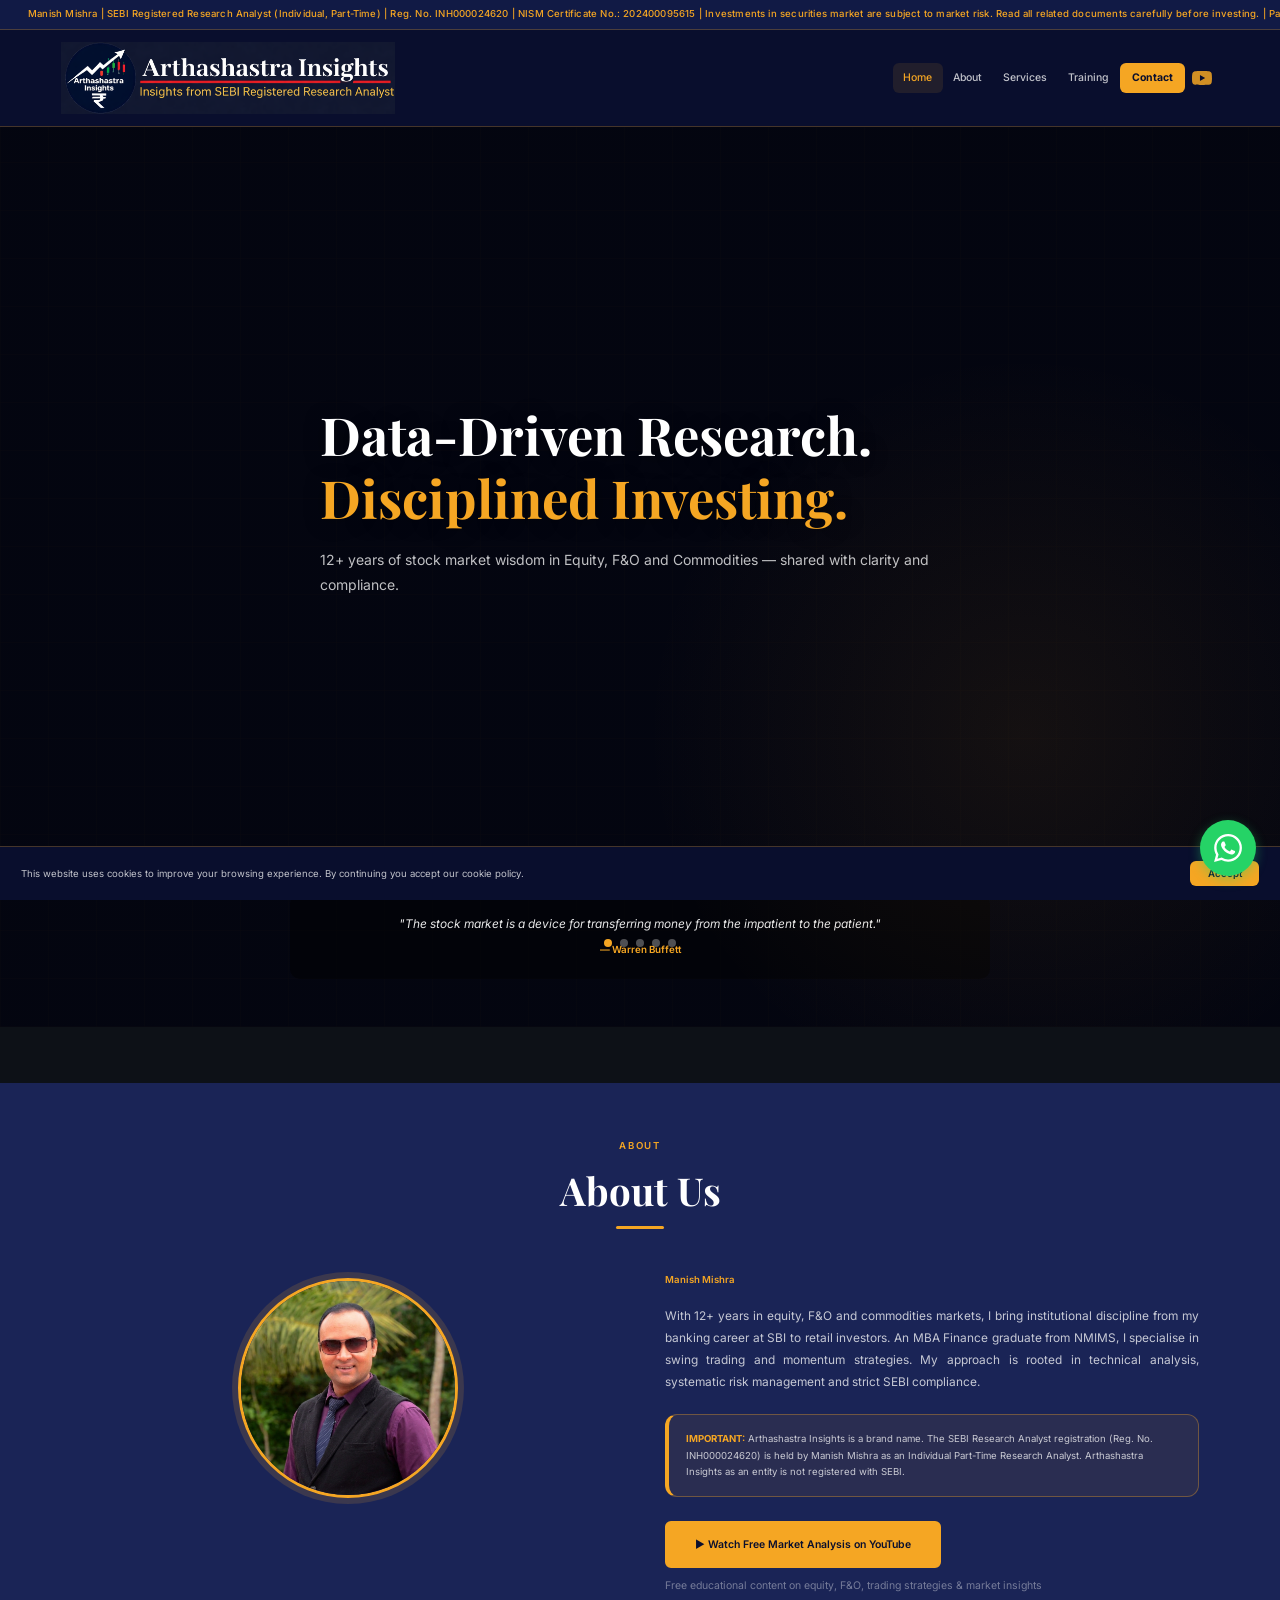
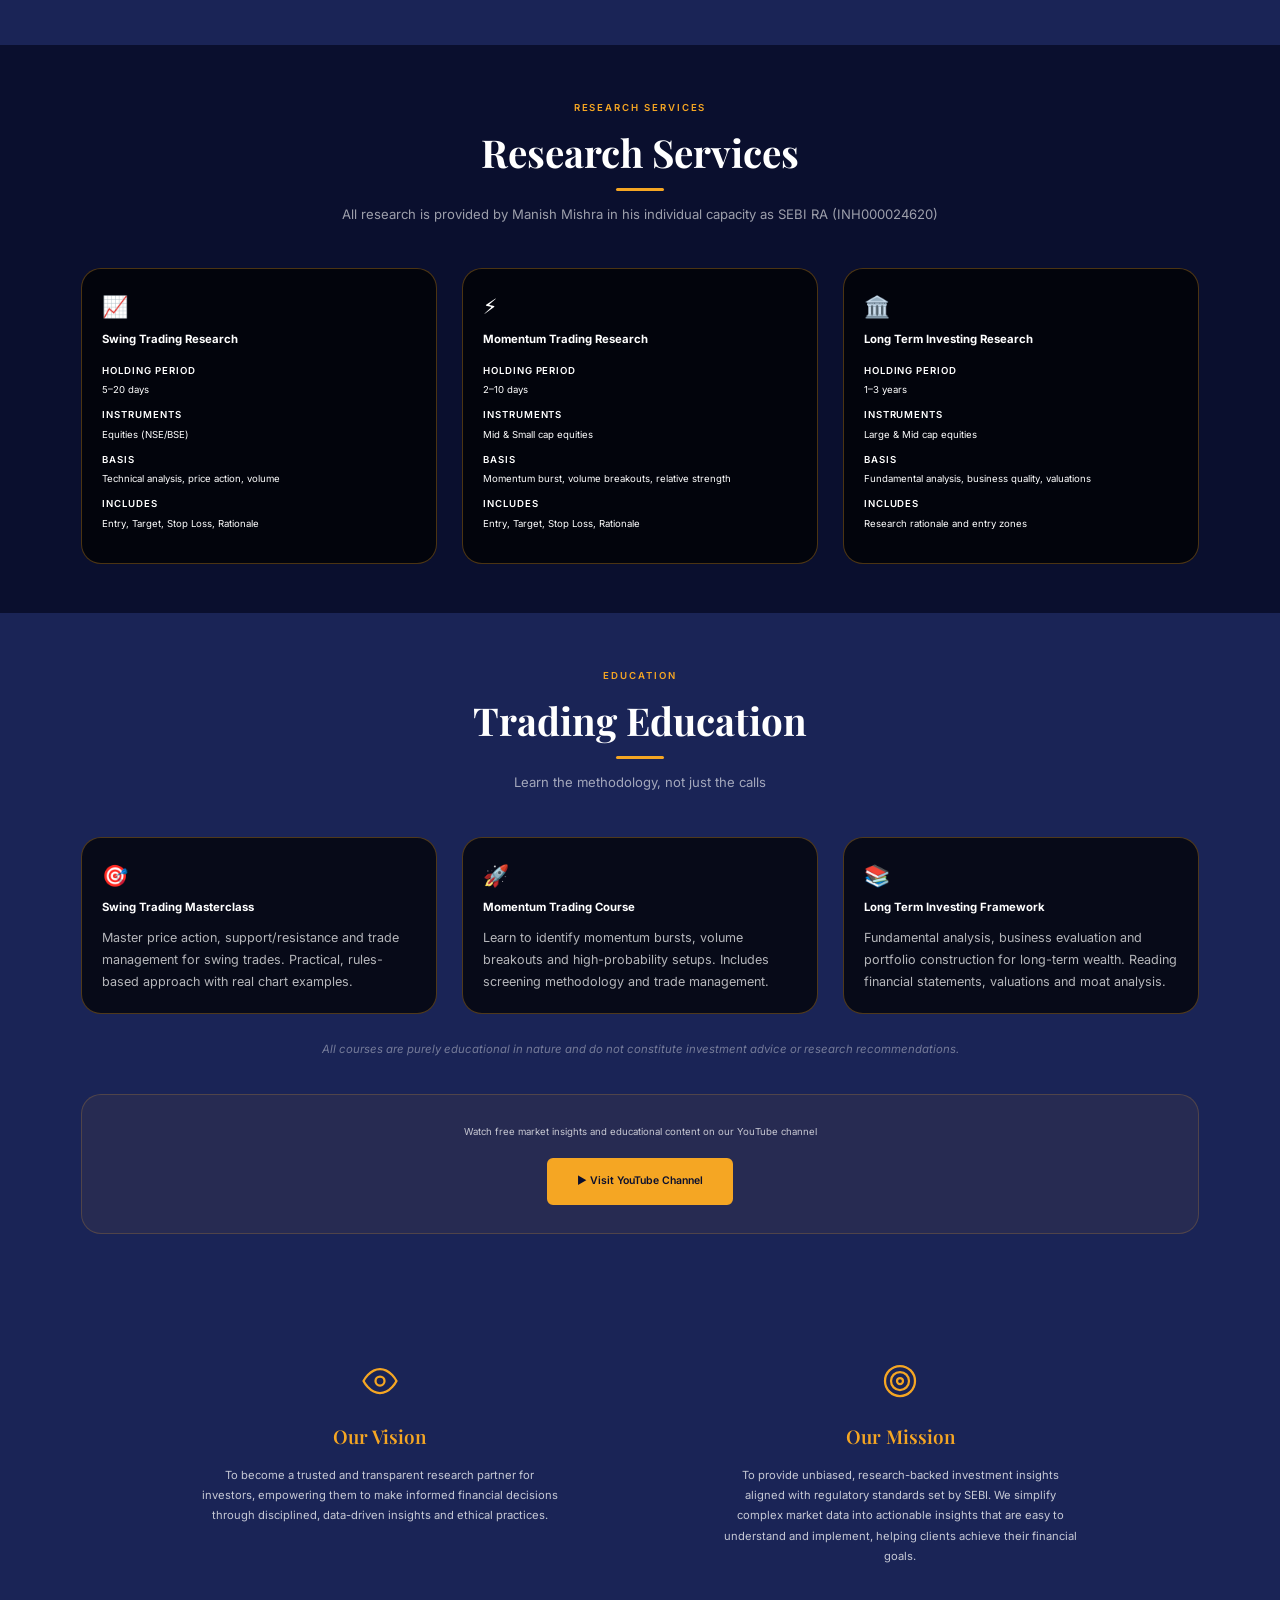
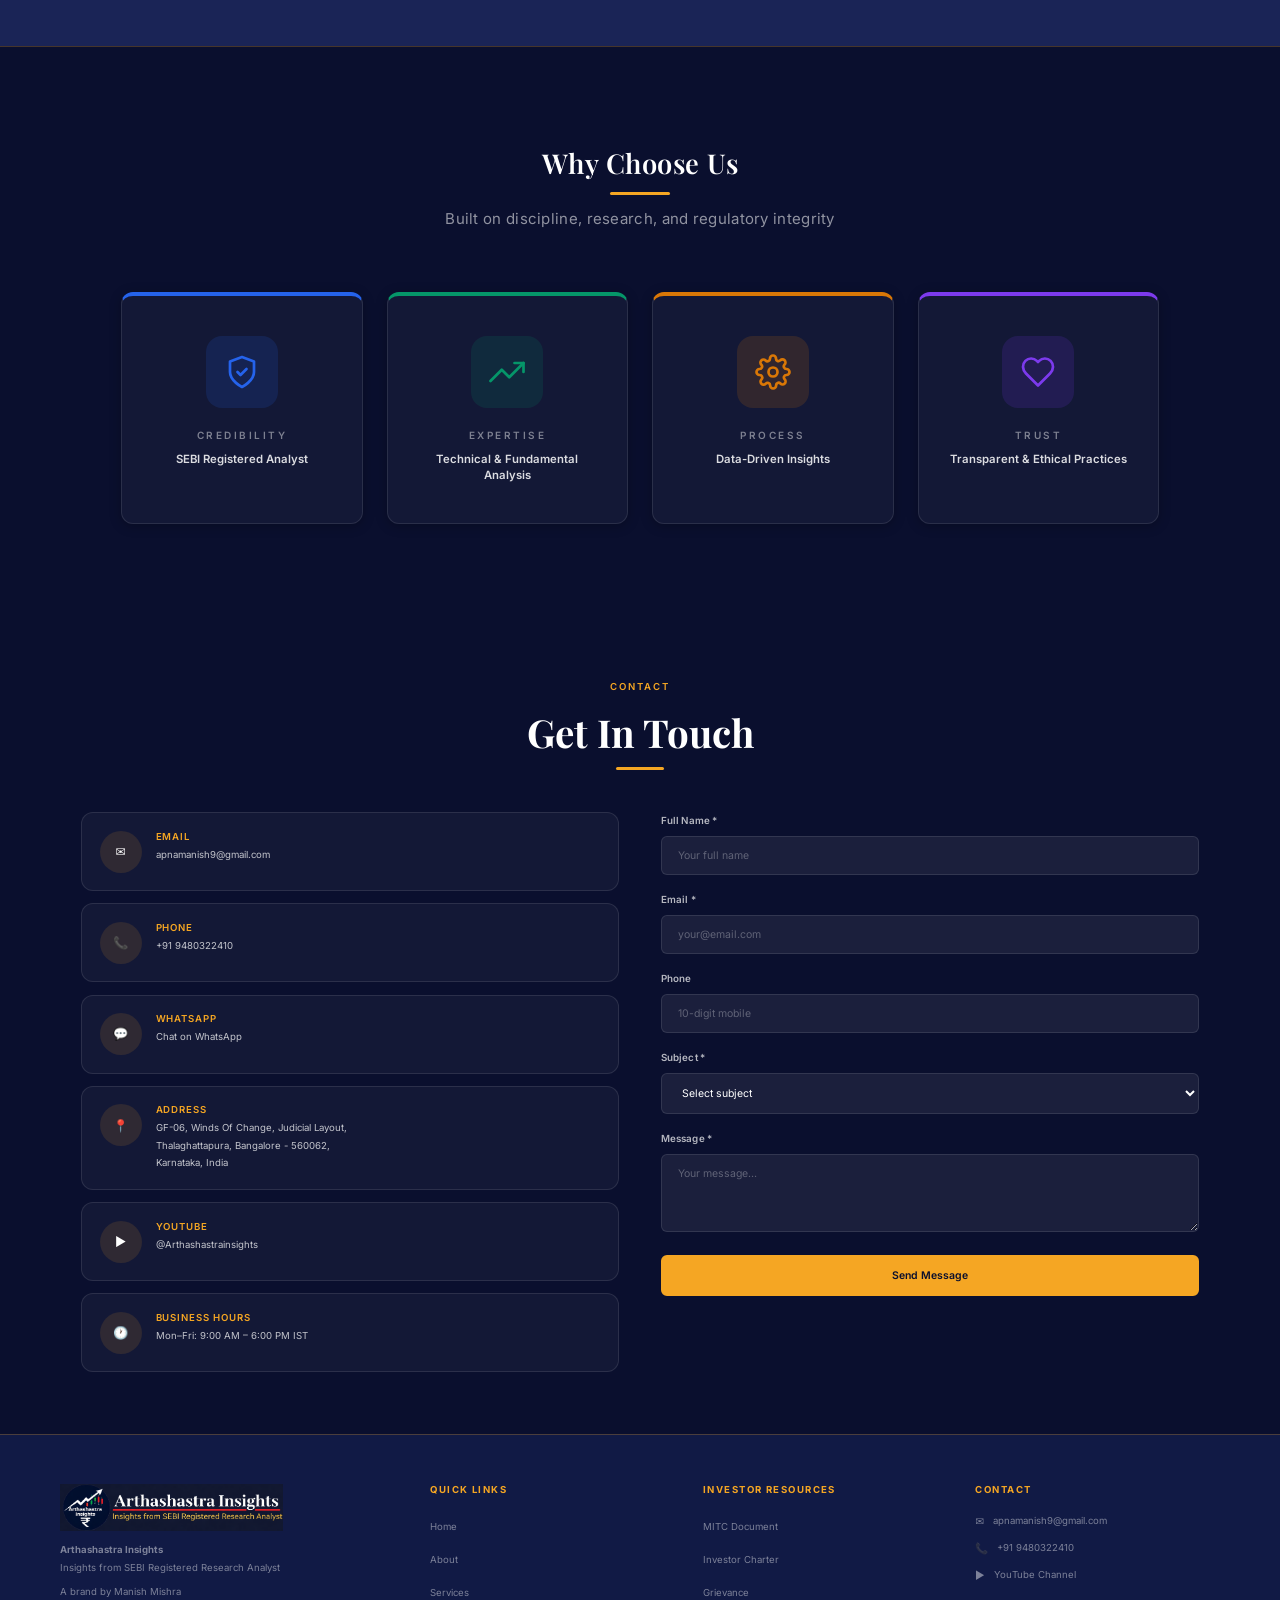
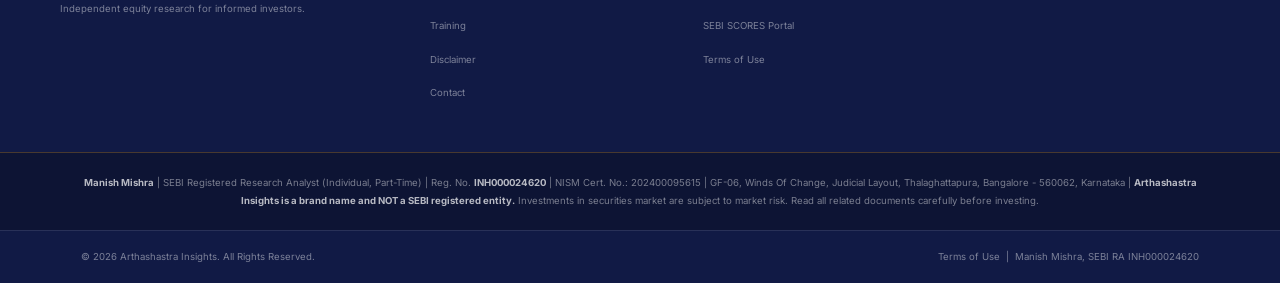
<file: index.html>
<!DOCTYPE html>
<html lang="en">
<head>
  <meta charset="UTF-8">
  <meta name="viewport" content="width=device-width, initial-scale=1.0, minimum-scale=1.0, maximum-scale=5.0, user-scalable=yes">
  <meta name="author" content="Manish Mishra">
  <meta name="description" content="Arthashastra Insights — Manish Mishra, SEBI Registered Research Analyst (INH000024620). Independent equity research in Equity, F&O and Commodities. Research is for informational purposes only.">
  <meta name="keywords" content="SEBI research analyst, equity research India, Manish Mishra, Arthashastra Insights, stock analysis, F&O research, commodities research">
  <meta name="robots" content="index, follow">
  <meta property="og:title" content="Arthashastra Insights | Manish Mishra | SEBI Registered Research Analyst">
  <meta property="og:description" content="Independent equity research by Manish Mishra, SEBI RA (INH000024620). Research for informational purposes only. Investments subject to market risk.">
  <meta property="og:type" content="website">
  <meta property="og:url" content="https://www.arthashastrainsights.com/">
  <meta property="og:image" content="https://www.arthashastrainsights.com/assets/images/Arthashastrainsights_logo1.png">
  <meta property="og:image:width" content="512">
  <meta property="og:image:height" content="512">
  <title>Arthashastra Insights | Manish Mishra | SEBI Registered Research Analyst</title>
  <link rel="canonical" href="https://www.arthashastrainsights.com/">
  <link rel="icon" type="image/png" href="assets/images/Arthashastrainsights_logo1.png">
  <link rel="stylesheet" href="assets/css/style.css">
  <link rel="preconnect" href="https://fonts.googleapis.com">
  <link rel="preconnect" href="https://fonts.gstatic.com" crossorigin>
  <link href="https://fonts.googleapis.com/css2?family=Playfair+Display:wght@400;600;700&family=Inter:wght@300;400;500;600;700&display=swap" rel="stylesheet">
</head>
<body>

  <!-- ══════════════════════════════════════
       COMPLIANCE TICKER
  ══════════════════════════════════════ -->
  <div class="compliance-ticker" role="marquee" aria-label="Compliance information">
    <div class="ticker-track">
      <span class="ticker-item">Manish Mishra | SEBI Registered Research Analyst (Individual, Part-Time) | Reg. No. INH000024620 | NISM Certificate No.: 202400095615 | Investments in securities market are subject to market risk. Read all related documents carefully before investing. | Past performance is not indicative of future results. |</span>
    </div>
  </div>

  <!-- ══════════════════════════════════════
       STICKY NAVBAR
  ══════════════════════════════════════ -->
  <header class="site-header" id="navbar">
    <nav class="navbar">
      <a href="#home" class="navbar-brand">
        <img src="assets/images/Arthashastrainsights_logo1.png" alt="Arthashastra Insights Logo" class="nav-logo">
      </a>
      <button class="hamburger" id="hamburger" aria-label="Toggle navigation">
        <span></span><span></span><span></span>
      </button>
      <ul class="nav-links" id="nav-links">
        <li><a href="#home" class="nav-link active">Home</a></li>
        <li><a href="#about" class="nav-link">About</a></li>
        <li><a href="#services" class="nav-link">Services</a></li>
        <li><a href="#training" class="nav-link">Training</a></li>
        <li><a href="#contact" class="nav-link contact-btn">Contact</a></li>
        <li>
          <a href="https://www.youtube.com/@Arthashastrainsights" target="_blank" rel="noopener noreferrer" class="nav-yt" aria-label="YouTube Channel">
            <svg width="20" height="20" viewBox="0 0 24 24" fill="#f5a623"><path d="M23.498 6.186a3.016 3.016 0 0 0-2.122-2.136C19.505 3.545 12 3.545 12 3.545s-7.505 0-9.377.505A3.017 3.017 0 0 0 .502 6.186C0 8.07 0 12 0 12s0 3.93.502 5.814a3.016 3.016 0 0 0 2.122 2.136c1.871.505 9.376.505 9.376.505s7.505 0 9.377-.505a3.015 3.015 0 0 0 2.122-2.136C24 15.93 24 12 24 12s0-3.93-.502-5.814zM9.545 15.568V8.432L15.818 12l-6.273 3.568z"/></svg>
          </a>
        </li>
      </ul>
    </nav>
  </header>

  <div class="page-start">

    <!-- ══════════════════════════════════════
         SECTION 1 — HERO (with slideshow)
    ══════════════════════════════════════ -->
    <section class="hero section-offset" id="home" aria-label="Homepage Hero">

      <!-- Background Slides -->
      <div class="hero-slide" style="background-image: linear-gradient(rgba(0,0,0,0.65),rgba(0,0,0,0.65)), url('https://images.unsplash.com/photo-1611974789855-9c2a0a7236a3?w=1920&q=80');">
        <div class="slide-quote">
          <p class="slide-quote-text">"The stock market is a device for transferring money from the impatient to the patient."</p>
          <p class="slide-quote-attr">— Warren Buffett</p>
        </div>
      </div>
      <div class="hero-slide" style="background-image: linear-gradient(rgba(0,0,0,0.65),rgba(0,0,0,0.65)), url('https://images.unsplash.com/photo-1579621970795-87facc2f976d?w=1920&q=80');">
        <div class="slide-quote">
          <p class="slide-quote-text">"The market is a pendulum that forever swings between unsustainable optimism and unjustified pessimism."</p>
          <p class="slide-quote-attr">— Benjamin Graham</p>
        </div>
      </div>
      <div class="hero-slide" style="background-image: linear-gradient(rgba(0,0,0,0.65),rgba(0,0,0,0.65)), url('https://images.unsplash.com/photo-1610375461246-83df859d849d?w=1920&q=80');">
        <div class="slide-quote">
          <p class="slide-quote-text">"Gold is money. Everything else is credit."</p>
          <p class="slide-quote-attr">— J.P. Morgan</p>
        </div>
      </div>
      <div class="hero-slide" style="background-image: linear-gradient(rgba(0,0,0,0.65),rgba(0,0,0,0.65)), url('https://images.unsplash.com/photo-1441974231531-c6227db76b6e?w=1920&q=80');">
        <div class="slide-quote">
          <p class="slide-quote-text">"In investing, what is comfortable is rarely profitable."</p>
          <p class="slide-quote-attr">— Robert Arnott</p>
        </div>
      </div>
      <div class="hero-slide" style="background-image: linear-gradient(rgba(0,0,0,0.65),rgba(0,0,0,0.65)), url('https://images.unsplash.com/photo-1486325212027-8081e485255e?w=1920&q=80');">
        <div class="slide-quote">
          <p class="slide-quote-text">"The four most dangerous words in investing are: 'This time it's different.'"</p>
          <p class="slide-quote-attr">— Sir John Templeton</p>
        </div>
      </div>

      <!-- Dot Indicators -->
      <div class="slide-dots" aria-hidden="true">
        <span class="slide-dot"></span>
        <span class="slide-dot"></span>
        <span class="slide-dot"></span>
        <span class="slide-dot"></span>
        <span class="slide-dot"></span>
      </div>

      <div class="container">
        <div class="hero-inner">
          <h1>Data-Driven Research.<br><span>Disciplined Investing.</span></h1>
          <p class="lead">12+ years of stock market wisdom in Equity, F&amp;O and Commodities — shared with clarity and compliance.</p>
        </div>
      </div>
    </section>

    <!-- ══════════════════════════════════════
         LIVE MARKET TICKER (TradingView)
    ══════════════════════════════════════ -->
    <section id="market-ticker" style="width:100%; margin:0; padding:0;">
      <div class="tradingview-widget-container" style="width:100%; height:56px;">
        <div class="tradingview-widget-container__widget"></div>
        <script type="text/javascript"
          src="https://s3.tradingview.com/external-embedding/embed-widget-ticker-tape.js"
          async>
        {
          "symbols": [
            {"proName": "BSE:SENSEX",         "title": "Sensex"},
            {"proName": "BSE:IT",             "title": "IT"},
            {"proName": "BSE:FMCG",           "title": "FMCG"},
            {"proName": "BSE:METAL",          "title": "Metal"},
            {"proName": "BSE:MSL400",         "title": "MidSmallcap 400"},
            {"proName": "PEPPERSTONE:USDINR", "title": "USD/INR"},
            {"proName": "OANDA:NATGASUSD",    "title": "Natural Gas"},
            {"proName": "OANDA:XAUUSD",       "title": "Gold"},
            {"proName": "OANDA:XAGUSD",       "title": "Silver"},
            {"proName": "TVC:USOIL",          "title": "Crude Oil"}
          ],
          "showSymbolLogo": true,
          "colorTheme": "dark",
          "isTransparent": false,
          "displayMode": "adaptive",
          "locale": "en"
        }
        </script>
      </div>
    </section>

    <!-- ══════════════════════════════════════
         SECTION 2 — ABOUT
    ══════════════════════════════════════ -->
    <section class="section section-alt section-offset" id="about" aria-label="About Manish Mishra">
      <div class="container">
        <div class="text-center" style="margin-bottom:3rem;">
          <span class="section-label">About</span>
          <h2>About Us</h2>
          <span class="section-divider"></span>
        </div>
        <div class="two-col" style="align-items:start;">
          <div style="display:flex;justify-content:center;padding-top:.5rem;">
            <img src="assets/images/manish-mishra.png"
                 alt="Manish Mishra — SEBI Registered Research Analyst, Arthashastra Insights"
                 class="analyst-photo"
                 width="220" height="220">
          </div>
          <div>
            <p class="about-title">Manish Mishra</p>
            <p class="about-bio">
              With 12+ years in equity, F&amp;O and commodities markets, I bring institutional discipline from my banking career at SBI to retail investors. An MBA Finance graduate from NMIMS, I specialise in swing trading and momentum strategies. My approach is rooted in technical analysis, systematic risk management and strict SEBI compliance.
            </p>
            <div class="note-box">
              <p><strong>IMPORTANT:</strong> Arthashastra Insights is a brand name. The SEBI Research Analyst registration (Reg. No. INH000024620) is held by Manish Mishra as an Individual Part-Time Research Analyst. Arthashastra Insights as an entity is not registered with SEBI.</p>
            </div>
            <div style="margin-top:1.75rem;">
              <a href="https://www.youtube.com/@Arthashastrainsights" target="_blank" rel="noopener noreferrer"
                 class="btn btn-gold btn-lg">
                ▶ Watch Free Market Analysis on YouTube
              </a>
              <p style="font-size:.75rem;color:rgba(255,255,255,.4);margin-top:.625rem;">Free educational content on equity, F&amp;O, trading strategies &amp; market insights</p>
            </div>
          </div>
        </div>
      </div>
    </section>

    <!-- ══════════════════════════════════════
         SECTION 3 — SERVICES
    ══════════════════════════════════════ -->
    <section class="section section-offset" id="services" aria-label="Research Services">
      <div class="container">
        <div class="text-center" style="margin-bottom:3rem;">
          <span class="section-label">Research Services</span>
          <h2>Research Services</h2>
          <span class="section-divider"></span>
          <p style="color:rgba(255,255,255,.6);max-width:600px;margin:.875rem auto 0;font-size:.9375rem;">
            All research is provided by Manish Mishra in his individual capacity as SEBI RA (INH000024620)
          </p>
        </div>
        <div class="three-col">
          <!-- Card 1 — Swing Trading -->
          <div class="card card-img" style="background-image: linear-gradient(rgba(0,0,0,0.72), rgba(0,0,0,0.72)), url('https://images.unsplash.com/photo-1642790551116-18a150d248d3?w=800&q=80');">
            <div class="card-icon">📈</div>
            <h3 class="card-title">Swing Trading Research</h3>
            <dl class="card-detail">
              <dt>Holding Period</dt>
              <dd>5–20 days</dd>
              <dt>Instruments</dt>
              <dd>Equities (NSE/BSE)</dd>
              <dt>Basis</dt>
              <dd>Technical analysis, price action, volume</dd>
              <dt>Includes</dt>
              <dd>Entry, Target, Stop Loss, Rationale</dd>
            </dl>
          </div>
          <!-- Card 2 — Momentum Trading -->
          <div class="card card-img" style="background-image: linear-gradient(rgba(0,0,0,0.72), rgba(0,0,0,0.72)), url('https://images.unsplash.com/photo-1611974789855-9c2a0a7236a3?w=800&q=80');">
            <div class="card-icon">⚡</div>
            <h3 class="card-title">Momentum Trading Research</h3>
            <dl class="card-detail">
              <dt>Holding Period</dt>
              <dd>2–10 days</dd>
              <dt>Instruments</dt>
              <dd>Mid &amp; Small cap equities</dd>
              <dt>Basis</dt>
              <dd>Momentum burst, volume breakouts, relative strength</dd>
              <dt>Includes</dt>
              <dd>Entry, Target, Stop Loss, Rationale</dd>
            </dl>
          </div>
          <!-- Card 3 — Long Term -->
          <div class="card card-img" style="background-image: linear-gradient(rgba(0,0,0,0.72), rgba(0,0,0,0.72)), url('https://images.unsplash.com/photo-1604594849809-dfedbc827105?w=800&q=80');">
            <div class="card-icon">🏛️</div>
            <h3 class="card-title">Long Term Investing Research</h3>
            <dl class="card-detail">
              <dt>Holding Period</dt>
              <dd>1–3 years</dd>
              <dt>Instruments</dt>
              <dd>Large &amp; Mid cap equities</dd>
              <dt>Basis</dt>
              <dd>Fundamental analysis, business quality, valuations</dd>
              <dt>Includes</dt>
              <dd>Research rationale and entry zones</dd>
            </dl>
          </div>
        </div>
      </div>
    </section>

    <!-- ══════════════════════════════════════
         SECTION 4 — TRAINING
    ══════════════════════════════════════ -->
    <section class="section section-alt section-offset" id="training" aria-label="Trading Education">
      <div class="container">
        <div class="text-center" style="margin-bottom:3rem;">
          <span class="section-label">Education</span>
          <h2>Trading Education</h2>
          <span class="section-divider"></span>
          <p style="color:rgba(255,255,255,.6);max-width:560px;margin:.875rem auto 0;font-size:.9375rem;">
            Learn the methodology, not just the calls
          </p>
        </div>
        <div class="three-col">
          <!-- Course 1 — Swing Trading Masterclass -->
          <div class="card card-img" style="background-image: linear-gradient(rgba(0,0,0,0.72), rgba(0,0,0,0.72)), url('https://images.unsplash.com/photo-1590283603385-17ffb3a7f29f?w=800&q=80');">
            <div class="card-icon">🎯</div>
            <h3 class="card-title">Swing Trading Masterclass</h3>
            <p style="color:rgba(255,255,255,.7);font-size:.9rem;line-height:1.75;margin-top:.875rem;">
              Master price action, support/resistance and trade management for swing trades. Practical, rules-based approach with real chart examples.
            </p>
          </div>
          <!-- Course 2 — Momentum Trading Course -->
          <div class="card card-img" style="background-image: linear-gradient(rgba(0,0,0,0.72), rgba(0,0,0,0.72)), url('https://images.unsplash.com/photo-1569025690938-a00729c9e1f9?w=800&q=80');">
            <div class="card-icon">🚀</div>
            <h3 class="card-title">Momentum Trading Course</h3>
            <p style="color:rgba(255,255,255,.7);font-size:.9rem;line-height:1.75;margin-top:.875rem;">
              Learn to identify momentum bursts, volume breakouts and high-probability setups. Includes screening methodology and trade management.
            </p>
          </div>
          <!-- Course 3 — Long Term Framework -->
          <div class="card card-img" style="background-image: linear-gradient(rgba(0,0,0,0.72), rgba(0,0,0,0.72)), url('https://images.unsplash.com/photo-1559526324-593bc073d938?w=800&q=80');">
            <div class="card-icon">📚</div>
            <h3 class="card-title">Long Term Investing Framework</h3>
            <p style="color:rgba(255,255,255,.7);font-size:.9rem;line-height:1.75;margin-top:.875rem;">
              Fundamental analysis, business evaluation and portfolio construction for long-term wealth. Reading financial statements, valuations and moat analysis.
            </p>
          </div>
        </div>
        <p style="text-align:center;font-style:italic;font-size:.8125rem;color:rgba(255,255,255,.4);margin-top:1.75rem;">
          All courses are purely educational in nature and do not constitute investment advice or research recommendations.
        </p>
        <div class="yt-cta">
          <p>Watch free market insights and educational content on our YouTube channel</p>
          <a href="https://www.youtube.com/@Arthashastrainsights" target="_blank" rel="noopener noreferrer" class="btn btn-gold btn-lg">
            ▶ Visit YouTube Channel
          </a>
        </div>
      </div>
    </section>

    <!-- ══════════════════════════════════════
         VISION & MISSION
    ══════════════════════════════════════ -->
    <section class="vision-mission section-offset" id="vision-mission" aria-label="Vision and Mission">
      <div class="container">
        <div class="vm-grid">
          <!-- Left: Vision -->
          <div class="vm-col">
            <svg width="36" height="36" viewBox="0 0 24 24" fill="none" stroke="#f5a623" stroke-width="1.5" stroke-linecap="round" stroke-linejoin="round" aria-hidden="true">
              <path d="M1 12s4-8 11-8 11 8 11 8-4 8-11 8-11-8-11-8z"/>
              <circle cx="12" cy="12" r="3"/>
            </svg>
            <h3 class="vm-heading">Our Vision</h3>
            <p class="vm-text">To become a trusted and transparent research partner for investors, empowering them to make informed financial decisions through disciplined, data-driven insights and ethical practices.</p>
          </div>
          <!-- Gold Divider -->
          <div class="vm-divider" aria-hidden="true"></div>
          <!-- Right: Mission -->
          <div class="vm-col">
            <svg width="36" height="36" viewBox="0 0 24 24" fill="none" stroke="#f5a623" stroke-width="1.5" stroke-linecap="round" stroke-linejoin="round" aria-hidden="true">
              <circle cx="12" cy="12" r="10"/>
              <circle cx="12" cy="12" r="6"/>
              <circle cx="12" cy="12" r="2"/>
            </svg>
            <h3 class="vm-heading">Our Mission</h3>
            <p class="vm-text">To provide unbiased, research-backed investment insights aligned with regulatory standards set by SEBI. We simplify complex market data into actionable insights that are easy to understand and implement, helping clients achieve their financial goals.</p>
          </div>
        </div>
      </div>
    </section>

    <!-- ══════════════════════════════════════
         WHY CHOOSE US
    ══════════════════════════════════════ -->
    <section class="why-choose-us section-offset" id="why-choose-us" aria-label="Why Choose Us">
      <div class="container">
        <div class="text-center">
          <h2 class="why-section-title" style="font-weight:600;font-family:var(--font-serif);">Why Choose Us</h2>
          <div class="why-title-underline"></div>
          <p style="font-size:15px;color:rgba(255,255,255,.55);margin-top:10px;letter-spacing:0.3px;">Built on discipline, research, and regulatory integrity</p>
        </div>
        <div class="why-grid">
          <!-- Column 1: Credibility -->
          <div class="why-item why-item-credibility">
            <div class="why-icon-wrap why-icon-credibility">
              <svg width="36" height="36" viewBox="0 0 24 24" fill="none" stroke="#2563EB" stroke-width="1.8" stroke-linecap="round" stroke-linejoin="round" aria-hidden="true">
                <path d="M12 22s8-4 8-10V5l-8-3-8 3v7c0 6 8 10 8 10z"/>
                <polyline points="9 12 11 14 15 10"/>
              </svg>
            </div>
            <p class="why-title">CREDIBILITY</p>
            <p class="why-text">SEBI Registered Analyst</p>
          </div>
          <!-- Column 2: Expertise -->
          <div class="why-item why-item-expertise">
            <div class="why-icon-wrap why-icon-expertise">
              <svg width="36" height="36" viewBox="0 0 24 24" fill="none" stroke="#059669" stroke-width="1.8" stroke-linecap="round" stroke-linejoin="round" aria-hidden="true">
                <polyline points="23 6 13.5 15.5 8.5 10.5 1 18"/>
                <polyline points="17 6 23 6 23 12"/>
              </svg>
            </div>
            <p class="why-title">EXPERTISE</p>
            <p class="why-text">Technical &amp; Fundamental Analysis</p>
          </div>
          <!-- Column 3: Process -->
          <div class="why-item why-item-process">
            <div class="why-icon-wrap why-icon-process">
              <svg width="36" height="36" viewBox="0 0 24 24" fill="none" stroke="#D97706" stroke-width="1.8" stroke-linecap="round" stroke-linejoin="round" aria-hidden="true">
                <circle cx="12" cy="12" r="3"/>
                <path d="M19.4 15a1.65 1.65 0 0 0 .33 1.82l.06.06a2 2 0 0 1-2.83 2.83l-.06-.06a1.65 1.65 0 0 0-1.82-.33 1.65 1.65 0 0 0-1 1.51V21a2 2 0 0 1-4 0v-.09A1.65 1.65 0 0 0 9 19.4a1.65 1.65 0 0 0-1.82.33l-.06.06a2 2 0 0 1-2.83-2.83l.06-.06A1.65 1.65 0 0 0 4.68 15a1.65 1.65 0 0 0-1.51-1H3a2 2 0 0 1 0-4h.09A1.65 1.65 0 0 0 4.6 9a1.65 1.65 0 0 0-.33-1.82l-.06-.06a2 2 0 0 1 2.83-2.83l.06.06A1.65 1.65 0 0 0 9 4.68a1.65 1.65 0 0 0 1-1.51V3a2 2 0 0 1 4 0v.09a1.65 1.65 0 0 0 1 1.51 1.65 1.65 0 0 0 1.82-.33l.06-.06a2 2 0 0 1 2.83 2.83l-.06.06A1.65 1.65 0 0 0 19.4 9a1.65 1.65 0 0 0 1.51 1H21a2 2 0 0 1 0 4h-.09a1.65 1.65 0 0 0-1.51 1z"/>
              </svg>
            </div>
            <p class="why-title">PROCESS</p>
            <p class="why-text">Data-Driven Insights</p>
          </div>
          <!-- Column 4: Trust -->
          <div class="why-item why-item-trust">
            <div class="why-icon-wrap why-icon-trust">
              <svg width="36" height="36" viewBox="0 0 24 24" fill="none" stroke="#7C3AED" stroke-width="1.8" stroke-linecap="round" stroke-linejoin="round" aria-hidden="true">
                <path d="M20.42 4.58a5.4 5.4 0 0 0-7.65 0l-.77.78-.77-.78a5.4 5.4 0 0 0-7.65 0C1.46 6.7 1.33 10.28 4 13l8 8 8-8c2.67-2.72 2.54-6.3.42-8.42z"/>
              </svg>
            </div>
            <p class="why-title">TRUST</p>
            <p class="why-text">Transparent &amp; Ethical Practices</p>
          </div>
        </div>
      </div>
    </section>

    <!-- ══════════════════════════════════════
         SECTION 7 — CONTACT
    ══════════════════════════════════════ -->
    <section class="section section-offset" id="contact" aria-label="Contact Us">
      <div class="container">
        <div class="text-center" style="margin-bottom:3rem;">
          <span class="section-label">Contact</span>
          <h2>Get In Touch</h2>
          <span class="section-divider"></span>
        </div>

        <div class="two-col" style="gap:3rem;">
          <!-- Contact Info -->
          <div>
            <div class="contact-card">
              <div class="contact-icon">✉</div>
              <div>
                <h4>Email</h4>
                <p><a href="mailto:apnamanish9@gmail.com">apnamanish9@gmail.com</a></p>
              </div>
            </div>
            <div class="contact-card">
              <div class="contact-icon">📞</div>
              <div>
                <h4>Phone</h4>
                <p><a href="tel:+919480322410">+91 9480322410</a></p>
              </div>
            </div>
            <div class="contact-card">
              <div class="contact-icon">💬</div>
              <div>
                <h4>WhatsApp</h4>
                <p><a href="https://wa.me/919480322410" target="_blank" rel="noopener noreferrer">Chat on WhatsApp</a></p>
              </div>
            </div>
            <div class="contact-card">
              <div class="contact-icon">📍</div>
              <div>
                <h4>Address</h4>
                <p>GF-06, Winds Of Change, Judicial Layout,<br>Thalaghattapura, Bangalore - 560062,<br>Karnataka, India</p>
              </div>
            </div>
            <div class="contact-card">
              <div class="contact-icon">▶</div>
              <div>
                <h4>YouTube</h4>
                <p><a href="https://www.youtube.com/@Arthashastrainsights" target="_blank" rel="noopener noreferrer">@Arthashastrainsights</a></p>
              </div>
            </div>
            <div class="contact-card">
              <div class="contact-icon">🕐</div>
              <div>
                <h4>Business Hours</h4>
                <p>Mon–Fri: 9:00 AM – 6:00 PM IST</p>
              </div>
            </div>
          </div>

          <!-- Contact Form -->
          <div>


            <form id="contactForm" action="https://formspree.io/f/xnjlvavz" method="POST" novalidate>
              <input type="hidden" name="_replyto" value="apnamanish9@gmail.com">
              <input type="hidden" name="_subject" value="Contact - Arthashastra Insights">
              <input type="hidden" name="_source" value="contact-section">

              <div class="form-group">
                <label class="form-label" for="c-name">Full Name *</label>
                <input class="form-control" type="text" id="c-name" name="name" placeholder="Your full name" required autocomplete="name">
                <span class="form-error" id="c-nameErr"></span>
              </div>

              <div class="form-group">
                <label class="form-label" for="c-email">Email *</label>
                <input class="form-control" type="email" id="c-email" name="email" placeholder="your@email.com" required autocomplete="email">
                <span class="form-error" id="c-emailErr"></span>
              </div>

              <div class="form-group">
                <label class="form-label" for="c-phone">Phone</label>
                <input class="form-control" type="tel" id="c-phone" name="phone" placeholder="10-digit mobile" autocomplete="tel">
                <span class="form-error" id="c-phoneErr"></span>
              </div>

              <div class="form-group">
                <label class="form-label" for="c-subject">Subject *</label>
                <select class="form-control" id="c-subject" name="subject" required>
                  <option value="">Select subject</option>
                  <option>General Inquiry</option>
                  <option>Research Services</option>
                  <option>Trading Courses</option>
                  <option>YouTube / Content</option>
                  <option>Other</option>
                </select>
                <span class="form-error" id="c-subjErr"></span>
              </div>

              <div class="form-group">
                <label class="form-label" for="c-message">Message *</label>
                <textarea class="form-control" id="c-message" name="message" rows="4" placeholder="Your message…" required></textarea>
                <span class="form-error" id="c-msgErr"></span>
              </div>

              <button type="submit" class="btn btn-gold btn-lg" style="width:100%;">Send Message</button>
            </form>
            <div id="contactSuccess" class="form-success" style="display:none;">
              <p>✓ Message sent successfully!<br>We'll get back to you within 1–2 business days.</p>
            </div>
          </div>
        </div>
      </div>
    </section>

    <!-- ══════════════════════════════════════
         FOOTER
    ══════════════════════════════════════ -->
    <footer class="site-footer" role="contentinfo">
      <div class="footer-main">
        <div class="container footer-grid">
          <div class="footer-brand">
            <a href="#home">
              <img src="assets/images/Arthashastrainsights_logo1.png" alt="Arthashastra Insights" class="footer-logo">
            </a>
            <p class="footer-brand-name">Arthashastra Insights</p>
            <p class="footer-brand-tagline">Insights from SEBI Registered Research Analyst</p>
            <p class="footer-brand-sub">A brand by Manish Mishra</p>
            <p class="footer-brand-sub">Independent equity research for informed investors.</p>
          </div>
          <div class="footer-col">
            <h5>Quick Links</h5>
            <ul>
              <li><a href="#home">Home</a></li>
              <li><a href="#about">About</a></li>
              <li><a href="#services">Services</a></li>
              <li><a href="#training">Training</a></li>
              <li><a href="disclaimer.html">Disclaimer</a></li>
              <li><a href="#contact">Contact</a></li>
            </ul>
          </div>
          <div class="footer-col">
            <h5>Investor Resources</h5>
            <ul>
              <li><a href="assets/MITC.pdf" target="_blank" rel="noopener noreferrer">MITC Document</a></li>
              <li><a href="assets/RA-Investor-Charter.pdf" target="_blank" rel="noopener noreferrer">Investor Charter</a></li>
              <li><a href="grievance-redressal.html">Grievance</a></li>
              <li><a href="https://scores.sebi.gov.in" target="_blank" rel="noopener noreferrer">SEBI SCORES Portal</a></li>
              <li><a href="terms-of-use.html" target="_blank" rel="noopener noreferrer">Terms of Use</a></li>
            </ul>
          </div>
          <div class="footer-col">
            <h5>Contact</h5>
            <div class="contact-line">
              <span>✉</span>
              <span><a href="mailto:apnamanish9@gmail.com">apnamanish9@gmail.com</a></span>
            </div>
            <div class="contact-line">
              <span>📞</span>
              <span><a href="tel:+919480322410">+91 9480322410</a></span>
            </div>
            <div class="contact-line">
              <span>▶</span>
              <span><a href="https://www.youtube.com/@Arthashastrainsights" target="_blank" rel="noopener noreferrer">YouTube Channel</a></span>
            </div>
          </div>
        </div>
      </div>
      <div class="footer-sebi">
        <div class="container">
          <p>
            <strong>Manish Mishra</strong> | SEBI Registered Research Analyst (Individual, Part-Time) |
            Reg. No. <strong>INH000024620</strong> | NISM Cert. No.: 202400095615 |
            GF-06, Winds Of Change, Judicial Layout, Thalaghattapura, Bangalore - 560062, Karnataka |
            <strong>Arthashastra Insights is a brand name and NOT a SEBI registered entity.</strong>
            Investments in securities market are subject to market risk. Read all related documents carefully before investing.
          </p>
        </div>
      </div>
      <div class="footer-bottom">
        <div class="container footer-bottom-inner">
          <p>&copy; 2026 Arthashastra Insights. All Rights Reserved.</p>
          <p><a href="terms-of-use.html" target="_blank" rel="noopener noreferrer" style="color:var(--text-muted);transition:var(--transition);" onmouseover="this.style.color='var(--gold)'" onmouseout="this.style.color='var(--text-muted)'">Terms of Use</a> &nbsp;|&nbsp; Manish Mishra, SEBI RA INH000024620</p>
        </div>
      </div>
    </footer>

  </div><!-- /page-start -->

  <!-- ── Floating: Back to Top ── -->
  <button id="backToTop" aria-label="Back to top" title="Back to top">↑</button>

  <!-- ── Floating: WhatsApp ── -->
  <a href="https://wa.me/919480322410" target="_blank" rel="noopener noreferrer"
     class="whatsapp-float" aria-label="Chat on WhatsApp" title="Chat on WhatsApp">
    <svg viewBox="0 0 24 24" fill="white" width="28" height="28">
      <path d="M17.472 14.382c-.297-.149-1.758-.867-2.03-.967-.273-.099-.471-.148-.67.15-.197.297-.767.966-.94 1.164-.173.199-.347.223-.644.075-.297-.15-1.255-.463-2.39-1.475-.883-.788-1.48-1.761-1.653-2.059-.173-.297-.018-.458.13-.606.134-.133.298-.347.446-.52.149-.174.198-.298.298-.497.099-.198.05-.371-.025-.52-.075-.149-.669-1.612-.916-2.207-.242-.579-.487-.5-.669-.51-.173-.008-.371-.01-.57-.01-.198 0-.52.074-.792.372-.272.297-1.04 1.016-1.04 2.479 0 1.462 1.065 2.875 1.213 3.074.149.198 2.096 3.2 5.077 4.487.709.306 1.262.489 1.694.625.712.227 1.36.195 1.871.118.571-.085 1.758-.719 2.006-1.413.248-.694.248-1.289.173-1.413-.074-.124-.272-.198-.57-.347m-5.421 7.403h-.004a9.87 9.87 0 01-5.031-1.378l-.361-.214-3.741.982.998-3.648-.235-.374a9.86 9.86 0 01-1.51-5.26c.001-5.45 4.436-9.884 9.888-9.884 2.64 0 5.122 1.03 6.988 2.898a9.825 9.825 0 012.893 6.994c-.003 5.45-4.437 9.884-9.885 9.884m8.413-18.297A11.815 11.815 0 0012.05 0C5.495 0 .16 5.335.157 11.892c0 2.096.547 4.142 1.588 5.945L.057 24l6.305-1.654a11.882 11.882 0 005.683 1.448h.005c6.554 0 11.89-5.335 11.893-11.893a11.821 11.821 0 00-3.48-8.413z"/>
    </svg>
  </a>

  <!-- ── Cookie Consent ── -->
  <div id="cookieBanner" class="cookie-banner" style="display:none;" role="alert">
    <p>This website uses cookies to improve your browsing experience. By continuing you accept our cookie policy.</p>
    <button id="cookieAccept" type="button">Accept</button>
  </div>

  <script src="assets/js/main.js" defer></script>
</body>
</html>
</file>
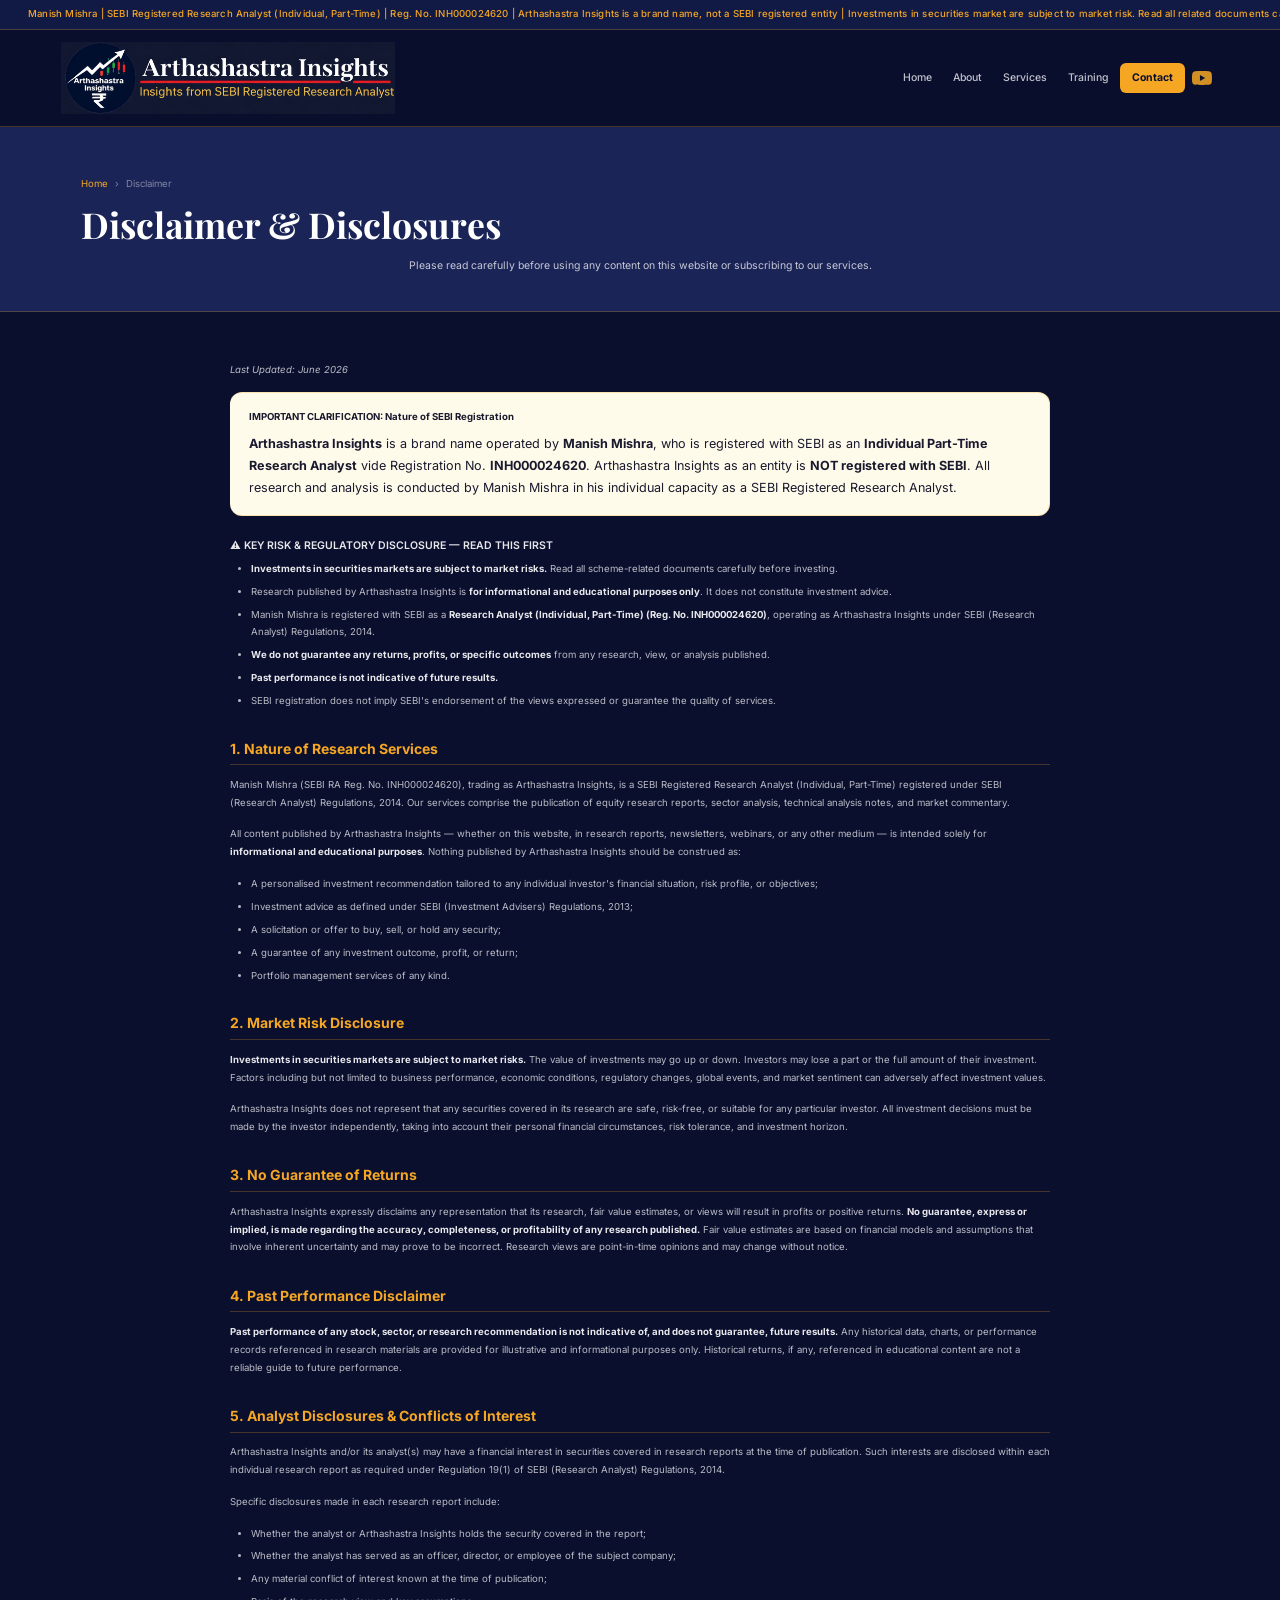
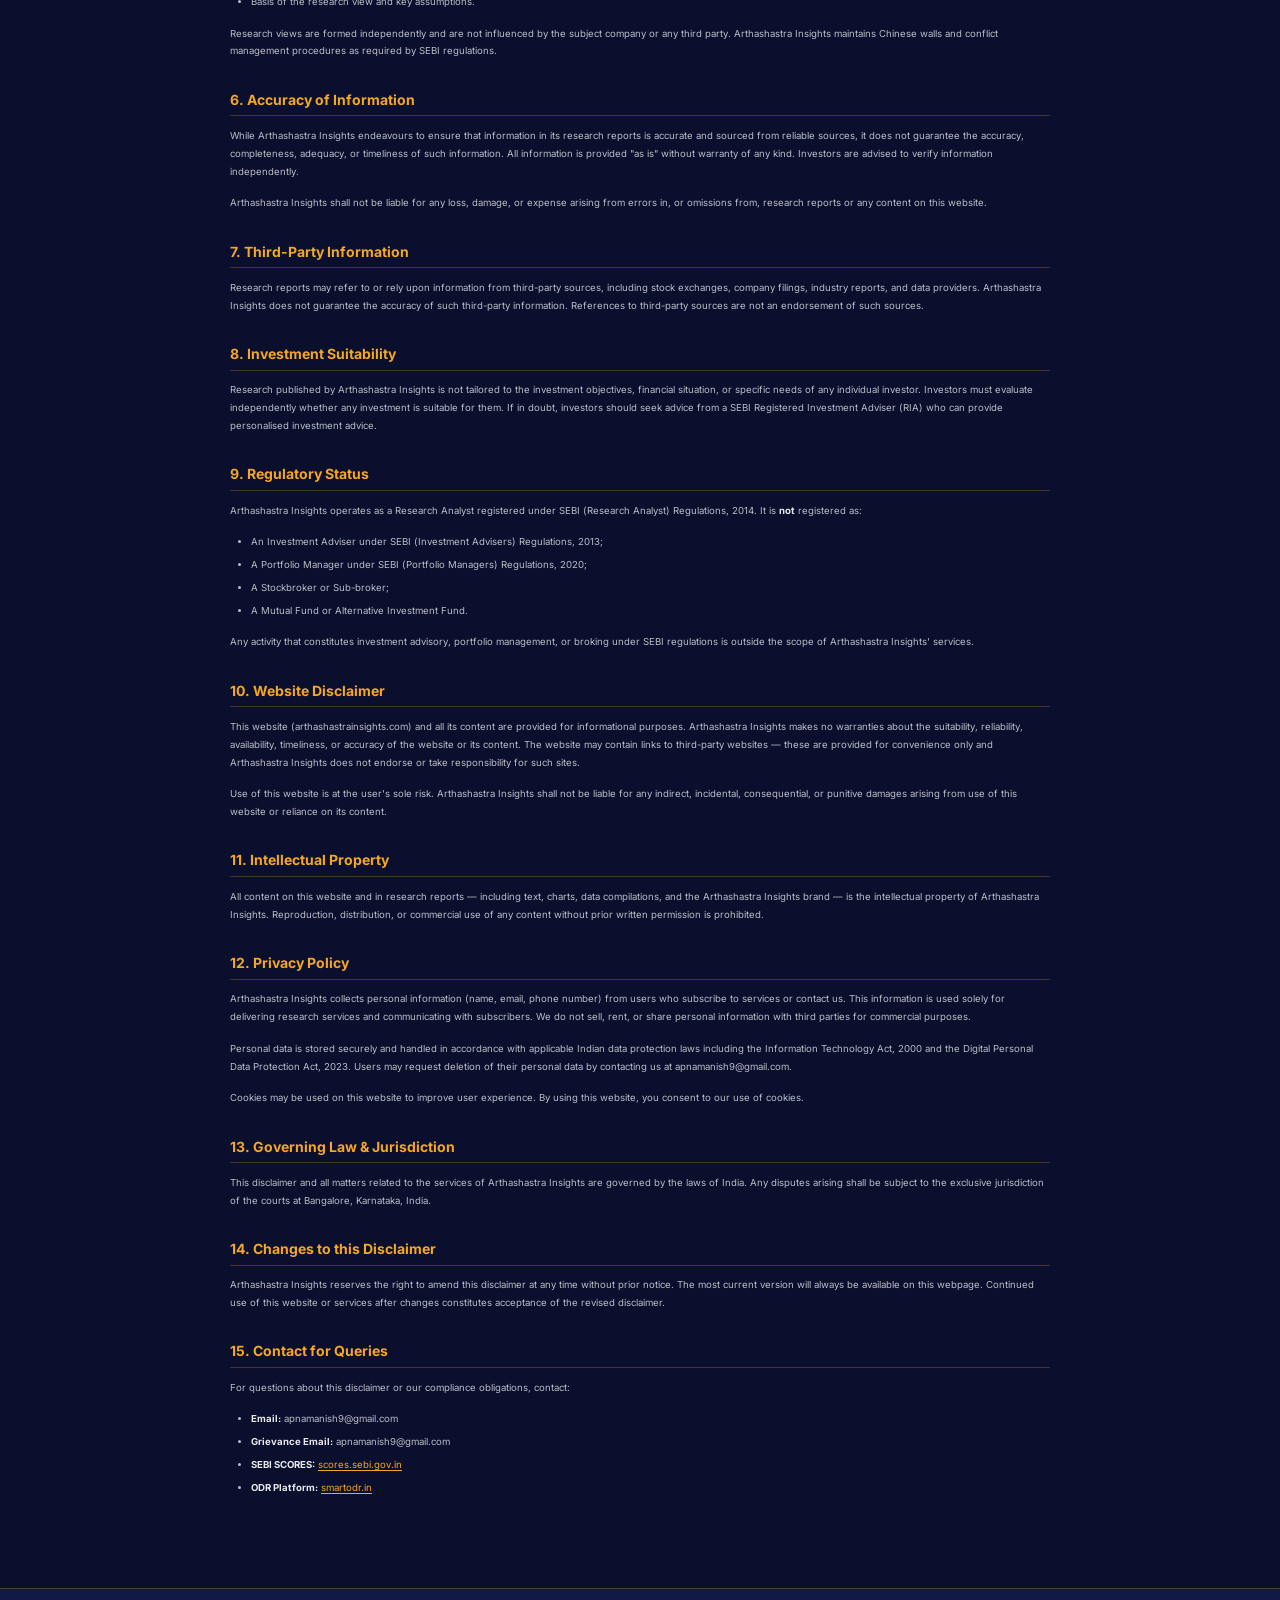
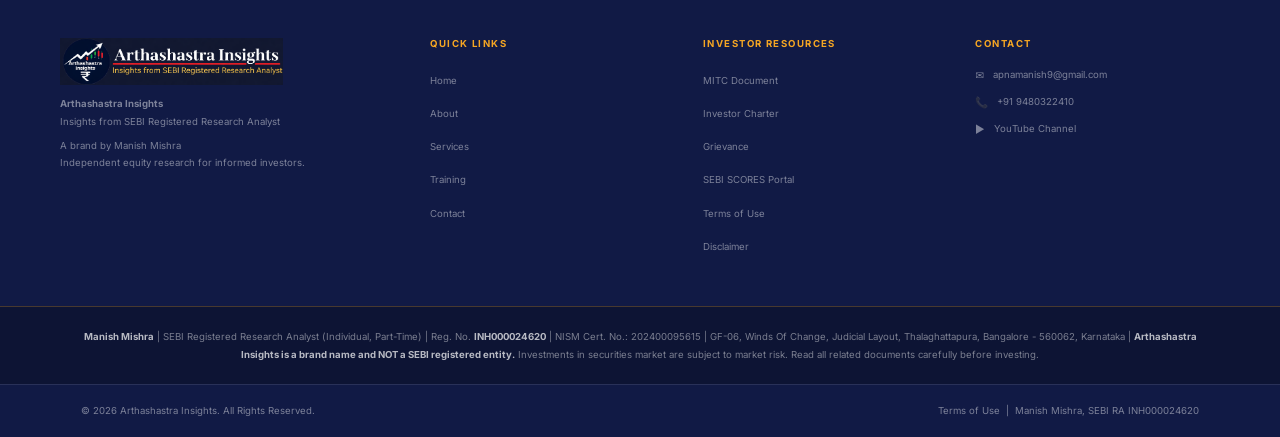
<file: disclaimer.html>
<!DOCTYPE html>
<html lang="en">
<head>
  <meta charset="UTF-8">
  <meta name="viewport" content="width=device-width, initial-scale=1.0">
  <meta name="author" content="Manish Mishra">
  <meta name="description" content="Full disclaimer, disclosures, and privacy policy of Arthashastra Insights — SEBI Registered Research Analyst. Reg. No. INH000024620.">
  <meta property="og:title" content="Disclaimer &amp; Disclosures | Arthashastra Insights">
  <meta property="og:description" content="Full disclaimer and disclosures for Arthashastra Insights — SEBI RA Manish Mishra (INH000024620).">
  <meta property="og:type" content="website">
  <meta property="og:url" content="https://www.arthashastrainsights.com/disclaimer.html">
  <meta property="og:image" content="https://www.arthashastrainsights.com/assets/images/Arthashastrainsights_logo1.png">
  <title>Disclaimer | Arthashastra Insights</title>
  <link rel="canonical" href="https://www.arthashastrainsights.com/disclaimer.html">
  <link rel="icon" type="image/png" href="assets/images/Arthashastrainsights_logo1.png">
  <link rel="stylesheet" href="assets/css/style.css">
  <link rel="preconnect" href="https://fonts.googleapis.com">
  <link rel="preconnect" href="https://fonts.gstatic.com" crossorigin>
  <link href="https://fonts.googleapis.com/css2?family=Playfair+Display:wght@400;600;700&family=Inter:wght@300;400;500;600;700&display=swap" rel="stylesheet">
</head>
<body>

  <!-- ══════════════════════════════════════
       COMPLIANCE TICKER
  ══════════════════════════════════════ -->
  <div class="compliance-ticker" role="marquee" aria-label="Compliance information">
    <div class="ticker-track">
      <span class="ticker-item">Manish Mishra | SEBI Registered Research Analyst (Individual, Part-Time) | Reg. No. INH000024620 | Arthashastra Insights is a brand name, not a SEBI registered entity | Investments in securities market are subject to market risk. Read all related documents carefully before investing. | Registration granted by SEBI and certification from NISM in no way guarantee performance or assurance of returns | Past performance is not indicative of future results | NISM Certificate No.: 202400095615 |</span>
    </div>
  </div>

  <!-- ══════════════════════════════════════
       STICKY NAVBAR
  ══════════════════════════════════════ -->
  <header class="site-header" id="navbar">
    <nav class="navbar">
      <a href="index.html" class="navbar-brand">
        <img src="assets/images/Arthashastrainsights_logo1.png" alt="Arthashastra Insights Logo" class="nav-logo">
      </a>
      <button class="hamburger" id="hamburger" aria-label="Toggle navigation">
        <span></span><span></span><span></span>
      </button>
      <ul class="nav-links" id="nav-links">
        <li><a href="index.html" class="nav-link">Home</a></li>
        <li><a href="index.html#about" class="nav-link">About</a></li>
        <li><a href="index.html#services" class="nav-link">Services</a></li>
        <li><a href="index.html#training" class="nav-link">Training</a></li>
        <li><a href="index.html#contact" class="nav-link contact-btn">Contact</a></li>
        <li>
          <a href="https://www.youtube.com/@Arthashastrainsights" target="_blank" rel="noopener noreferrer" class="nav-yt" aria-label="YouTube Channel">
            <svg width="20" height="20" viewBox="0 0 24 24" fill="#f5a623"><path d="M23.498 6.186a3.016 3.016 0 0 0-2.122-2.136C19.505 3.545 12 3.545 12 3.545s-7.505 0-9.377.505A3.017 3.017 0 0 0 .502 6.186C0 8.07 0 12 0 12s0 3.93.502 5.814a3.016 3.016 0 0 0 2.122 2.136c1.871.505 9.376.505 9.376.505s7.505 0 9.377-.505a3.015 3.015 0 0 0 2.122-2.136C24 15.93 24 12 24 12s0-3.93-.502-5.814zM9.545 15.568V8.432L15.818 12l-6.273 3.568z"/></svg>
          </a>
        </li>
      </ul>
    </nav>
  </header>

  <main class="page-offset">

    <section class="page-hero" aria-label="Disclaimer page header">
      <div class="container">
        <nav class="breadcrumb" aria-label="Breadcrumb">
          <a href="index.html">Home</a>
          <span>›</span>
          <span>Disclaimer</span>
        </nav>
        <h1>Disclaimer &amp; Disclosures</h1>
        <p>Please read carefully before using any content on this website or subscribing to our services.</p>
      </div>
    </section>

    <section class="section">
      <div class="container">
        <div class="legal-content">

          <p class="legal-date">Last Updated: June 2026</p>

          <!-- Important Clarification Box -->
          <div class="info-box mb-4" style="border-left:4px solid var(--accent);background:#fffbeb;">
            <p style="font-weight:700;color:#1a1a2e;margin-bottom:.5rem;">IMPORTANT CLARIFICATION: Nature of SEBI Registration</p>
            <p style="font-size:.9rem;color:#1a1a2e;line-height:1.75;margin:0;">
              <strong style="color:#1a1a2e;">Arthashastra Insights</strong> is a brand name operated by <strong style="color:#1a1a2e;">Manish Mishra</strong>, who is registered with SEBI as an <strong style="color:#1a1a2e;">Individual Part-Time Research Analyst</strong> vide Registration No. <strong style="color:#1a1a2e;">INH000024620</strong>. Arthashastra Insights as an entity is <strong style="color:#1a1a2e;">NOT registered with SEBI</strong>. All research and analysis is conducted by Manish Mishra in his individual capacity as a SEBI Registered Research Analyst.
            </p>
          </div>

          <!-- Big Red Box -->
          <div class="risk-banner" role="alert">
            <h3>⚠ KEY RISK &amp; REGULATORY DISCLOSURE — READ THIS FIRST</h3>
            <ul>
              <li><strong>Investments in securities markets are subject to market risks.</strong> Read all scheme-related documents carefully before investing.</li>
              <li>Research published by Arthashastra Insights is <strong>for informational and educational purposes only</strong>. It does not constitute investment advice.</li>
              <li>Manish Mishra is registered with SEBI as a <strong>Research Analyst (Individual, Part-Time) (Reg. No. INH000024620)</strong>, operating as Arthashastra Insights under SEBI (Research Analyst) Regulations, 2014.</li>
              <li><strong>We do not guarantee any returns, profits, or specific outcomes</strong> from any research, view, or analysis published.</li>
              <li><strong>Past performance is not indicative of future results.</strong></li>
              <li>SEBI registration does not imply SEBI's endorsement of the views expressed or guarantee the quality of services.</li>
            </ul>
          </div>

          <h2>1. Nature of Research Services</h2>
          <p>Manish Mishra (SEBI RA Reg. No. INH000024620), trading as Arthashastra Insights, is a SEBI Registered Research Analyst (Individual, Part-Time) registered under SEBI (Research Analyst) Regulations, 2014. Our services comprise the publication of equity research reports, sector analysis, technical analysis notes, and market commentary.</p>
          <p>All content published by Arthashastra Insights — whether on this website, in research reports, newsletters, webinars, or any other medium — is intended solely for <strong>informational and educational purposes</strong>. Nothing published by Arthashastra Insights should be construed as:</p>
          <ul>
            <li>A personalised investment recommendation tailored to any individual investor's financial situation, risk profile, or objectives;</li>
            <li>Investment advice as defined under SEBI (Investment Advisers) Regulations, 2013;</li>
            <li>A solicitation or offer to buy, sell, or hold any security;</li>
            <li>A guarantee of any investment outcome, profit, or return;</li>
            <li>Portfolio management services of any kind.</li>
          </ul>

          <h2>2. Market Risk Disclosure</h2>
          <p><strong>Investments in securities markets are subject to market risks.</strong> The value of investments may go up or down. Investors may lose a part or the full amount of their investment. Factors including but not limited to business performance, economic conditions, regulatory changes, global events, and market sentiment can adversely affect investment values.</p>
          <p>Arthashastra Insights does not represent that any securities covered in its research are safe, risk-free, or suitable for any particular investor. All investment decisions must be made by the investor independently, taking into account their personal financial circumstances, risk tolerance, and investment horizon.</p>

          <h2>3. No Guarantee of Returns</h2>
          <p>Arthashastra Insights expressly disclaims any representation that its research, fair value estimates, or views will result in profits or positive returns. <strong>No guarantee, express or implied, is made regarding the accuracy, completeness, or profitability of any research published.</strong> Fair value estimates are based on financial models and assumptions that involve inherent uncertainty and may prove to be incorrect. Research views are point-in-time opinions and may change without notice.</p>

          <h2>4. Past Performance Disclaimer</h2>
          <p><strong>Past performance of any stock, sector, or research recommendation is not indicative of, and does not guarantee, future results.</strong> Any historical data, charts, or performance records referenced in research materials are provided for illustrative and informational purposes only. Historical returns, if any, referenced in educational content are not a reliable guide to future performance.</p>

          <h2>5. Analyst Disclosures &amp; Conflicts of Interest</h2>
          <p>Arthashastra Insights and/or its analyst(s) may have a financial interest in securities covered in research reports at the time of publication. Such interests are disclosed within each individual research report as required under Regulation 19(1) of SEBI (Research Analyst) Regulations, 2014.</p>
          <p>Specific disclosures made in each research report include:</p>
          <ul>
            <li>Whether the analyst or Arthashastra Insights holds the security covered in the report;</li>
            <li>Whether the analyst has served as an officer, director, or employee of the subject company;</li>
            <li>Any material conflict of interest known at the time of publication;</li>
            <li>Basis of the research view and key assumptions.</li>
          </ul>
          <p>Research views are formed independently and are not influenced by the subject company or any third party. Arthashastra Insights maintains Chinese walls and conflict management procedures as required by SEBI regulations.</p>

          <h2>6. Accuracy of Information</h2>
          <p>While Arthashastra Insights endeavours to ensure that information in its research reports is accurate and sourced from reliable sources, it does not guarantee the accuracy, completeness, adequacy, or timeliness of such information. All information is provided "as is" without warranty of any kind. Investors are advised to verify information independently.</p>
          <p>Arthashastra Insights shall not be liable for any loss, damage, or expense arising from errors in, or omissions from, research reports or any content on this website.</p>

          <h2>7. Third-Party Information</h2>
          <p>Research reports may refer to or rely upon information from third-party sources, including stock exchanges, company filings, industry reports, and data providers. Arthashastra Insights does not guarantee the accuracy of such third-party information. References to third-party sources are not an endorsement of such sources.</p>

          <h2>8. Investment Suitability</h2>
          <p>Research published by Arthashastra Insights is not tailored to the investment objectives, financial situation, or specific needs of any individual investor. Investors must evaluate independently whether any investment is suitable for them. If in doubt, investors should seek advice from a SEBI Registered Investment Adviser (RIA) who can provide personalised investment advice.</p>

          <h2>9. Regulatory Status</h2>
          <p>Arthashastra Insights operates as a Research Analyst registered under SEBI (Research Analyst) Regulations, 2014. It is <strong>not</strong> registered as:</p>
          <ul>
            <li>An Investment Adviser under SEBI (Investment Advisers) Regulations, 2013;</li>
            <li>A Portfolio Manager under SEBI (Portfolio Managers) Regulations, 2020;</li>
            <li>A Stockbroker or Sub-broker;</li>
            <li>A Mutual Fund or Alternative Investment Fund.</li>
          </ul>
          <p>Any activity that constitutes investment advisory, portfolio management, or broking under SEBI regulations is outside the scope of Arthashastra Insights' services.</p>

          <h2>10. Website Disclaimer</h2>
          <p>This website (arthashastrainsights.com) and all its content are provided for informational purposes. Arthashastra Insights makes no warranties about the suitability, reliability, availability, timeliness, or accuracy of the website or its content. The website may contain links to third-party websites — these are provided for convenience only and Arthashastra Insights does not endorse or take responsibility for such sites.</p>
          <p>Use of this website is at the user's sole risk. Arthashastra Insights shall not be liable for any indirect, incidental, consequential, or punitive damages arising from use of this website or reliance on its content.</p>

          <h2>11. Intellectual Property</h2>
          <p>All content on this website and in research reports — including text, charts, data compilations, and the Arthashastra Insights brand — is the intellectual property of Arthashastra Insights. Reproduction, distribution, or commercial use of any content without prior written permission is prohibited.</p>

          <h2 id="privacy">12. Privacy Policy</h2>
          <p>Arthashastra Insights collects personal information (name, email, phone number) from users who subscribe to services or contact us. This information is used solely for delivering research services and communicating with subscribers. We do not sell, rent, or share personal information with third parties for commercial purposes.</p>
          <p>Personal data is stored securely and handled in accordance with applicable Indian data protection laws including the Information Technology Act, 2000 and the Digital Personal Data Protection Act, 2023. Users may request deletion of their personal data by contacting us at apnamanish9@gmail.com.</p>
          <p>Cookies may be used on this website to improve user experience. By using this website, you consent to our use of cookies.</p>

          <h2>13. Governing Law &amp; Jurisdiction</h2>
          <p>This disclaimer and all matters related to the services of Arthashastra Insights are governed by the laws of India. Any disputes arising shall be subject to the exclusive jurisdiction of the courts at Bangalore, Karnataka, India.</p>

          <h2>14. Changes to this Disclaimer</h2>
          <p>Arthashastra Insights reserves the right to amend this disclaimer at any time without prior notice. The most current version will always be available on this webpage. Continued use of this website or services after changes constitutes acceptance of the revised disclaimer.</p>

          <h2>15. Contact for Queries</h2>
          <p>For questions about this disclaimer or our compliance obligations, contact:</p>
          <ul>
            <li><strong>Email:</strong> apnamanish9@gmail.com</li>
            <li><strong>Grievance Email:</strong> apnamanish9@gmail.com</li>
            <li><strong>SEBI SCORES:</strong> <a href="https://scores.sebi.gov.in" target="_blank" rel="noopener noreferrer">scores.sebi.gov.in</a></li>
            <li><strong>ODR Platform:</strong> <a href="https://smartodr.in" target="_blank" rel="noopener noreferrer">smartodr.in</a></li>
          </ul>


        </div>
      </div>
    </section>

  </main>

  <footer class="site-footer" role="contentinfo">
    <div class="footer-main">
      <div class="container footer-grid">
        <div class="footer-brand">
          <a href="index.html">
            <img src="assets/images/Arthashastrainsights_logo1.png" alt="Arthashastra Insights" class="footer-logo">
          </a>
          <p class="footer-brand-name">Arthashastra Insights</p>
          <p class="footer-brand-tagline">Insights from SEBI Registered Research Analyst</p>
          <p class="footer-brand-sub">A brand by Manish Mishra</p>
          <p class="footer-brand-sub">Independent equity research for informed investors.</p>
        </div>
        <div class="footer-col">
          <h5>Quick Links</h5>
          <ul>
            <li><a href="index.html">Home</a></li>
            <li><a href="index.html#about">About</a></li>
            <li><a href="index.html#services">Services</a></li>
            <li><a href="index.html#training">Training</a></li>
            <li><a href="index.html#contact">Contact</a></li>
          </ul>
        </div>
        <div class="footer-col">
          <h5>Investor Resources</h5>
          <ul>
            <li><a href="assets/MITC.pdf" target="_blank" rel="noopener noreferrer">MITC Document</a></li>
            <li><a href="assets/RA-Investor-Charter.pdf" target="_blank" rel="noopener noreferrer">Investor Charter</a></li>
            <li><a href="grievance-redressal.html">Grievance</a></li>
            <li><a href="https://scores.sebi.gov.in" target="_blank" rel="noopener noreferrer">SEBI SCORES Portal</a></li>
            <li><a href="terms-of-use.html">Terms of Use</a></li>
            <li><a href="disclaimer.html">Disclaimer</a></li>
          </ul>
        </div>
        <div class="footer-col">
          <h5>Contact</h5>
          <div class="contact-line">
            <span>✉</span>
            <span><a href="mailto:apnamanish9@gmail.com">apnamanish9@gmail.com</a></span>
          </div>
          <div class="contact-line">
            <span>📞</span>
            <span><a href="tel:+919480322410">+91 9480322410</a></span>
          </div>
          <div class="contact-line">
            <span>▶</span>
            <span><a href="https://www.youtube.com/@Arthashastrainsights" target="_blank" rel="noopener noreferrer">YouTube Channel</a></span>
          </div>
        </div>
      </div>
    </div>
    <div class="footer-sebi">
      <div class="container">
        <p>
          <strong>Manish Mishra</strong> | SEBI Registered Research Analyst (Individual, Part-Time) |
          Reg. No. <strong>INH000024620</strong> | NISM Cert. No.: 202400095615 |
          GF-06, Winds Of Change, Judicial Layout, Thalaghattapura, Bangalore - 560062, Karnataka |
          <strong>Arthashastra Insights is a brand name and NOT a SEBI registered entity.</strong>
          Investments in securities market are subject to market risk. Read all related documents carefully before investing.
        </p>
      </div>
    </div>
    <div class="footer-bottom">
      <div class="container footer-bottom-inner">
        <p>&copy; 2026 Arthashastra Insights. All Rights Reserved.</p>
        <p><a href="terms-of-use.html" style="color:var(--text-muted);transition:var(--transition);" onmouseover="this.style.color='var(--gold)'" onmouseout="this.style.color='var(--text-muted)'">Terms of Use</a> &nbsp;|&nbsp; Manish Mishra, SEBI RA INH000024620</p>
      </div>
    </div>
  </footer>

  <button id="backToTop" aria-label="Back to top" title="Back to top">↑</button>
  <script src="assets/js/main.js" defer></script>
</body>
</html>
</file>
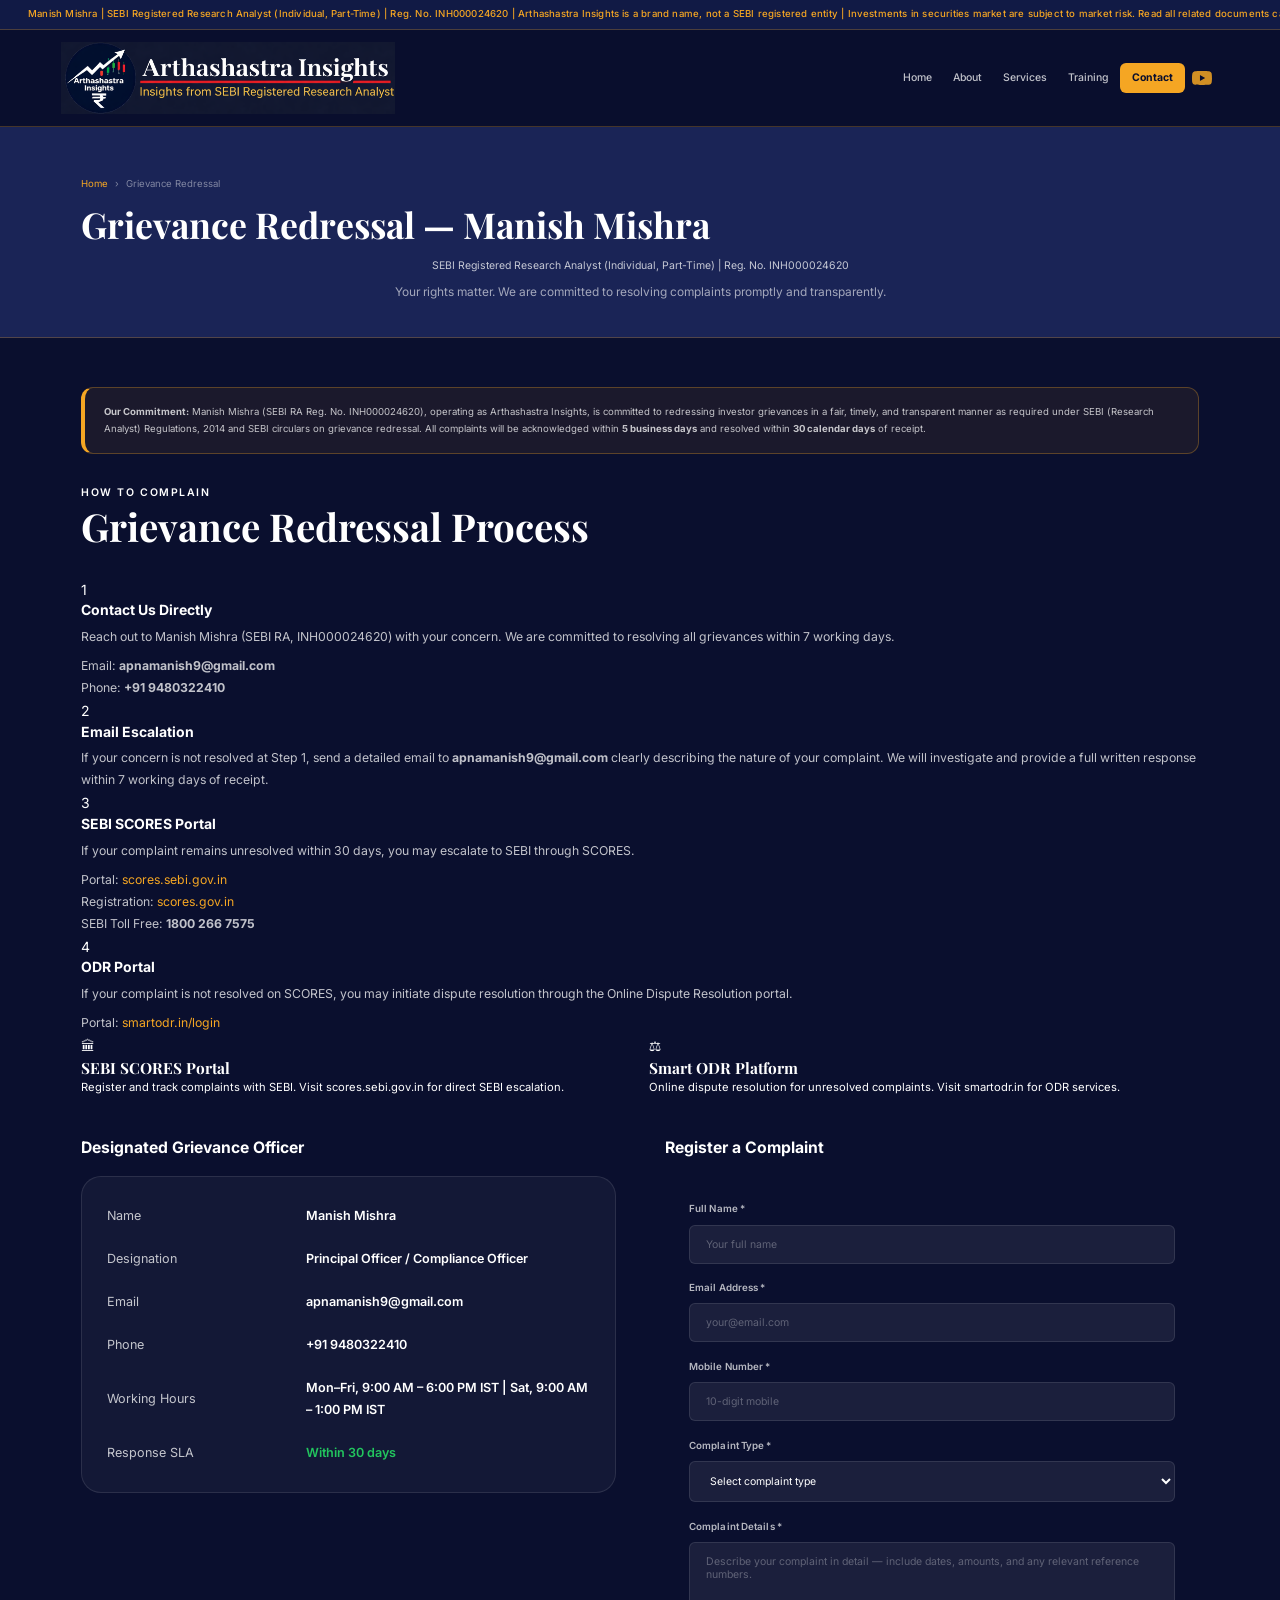
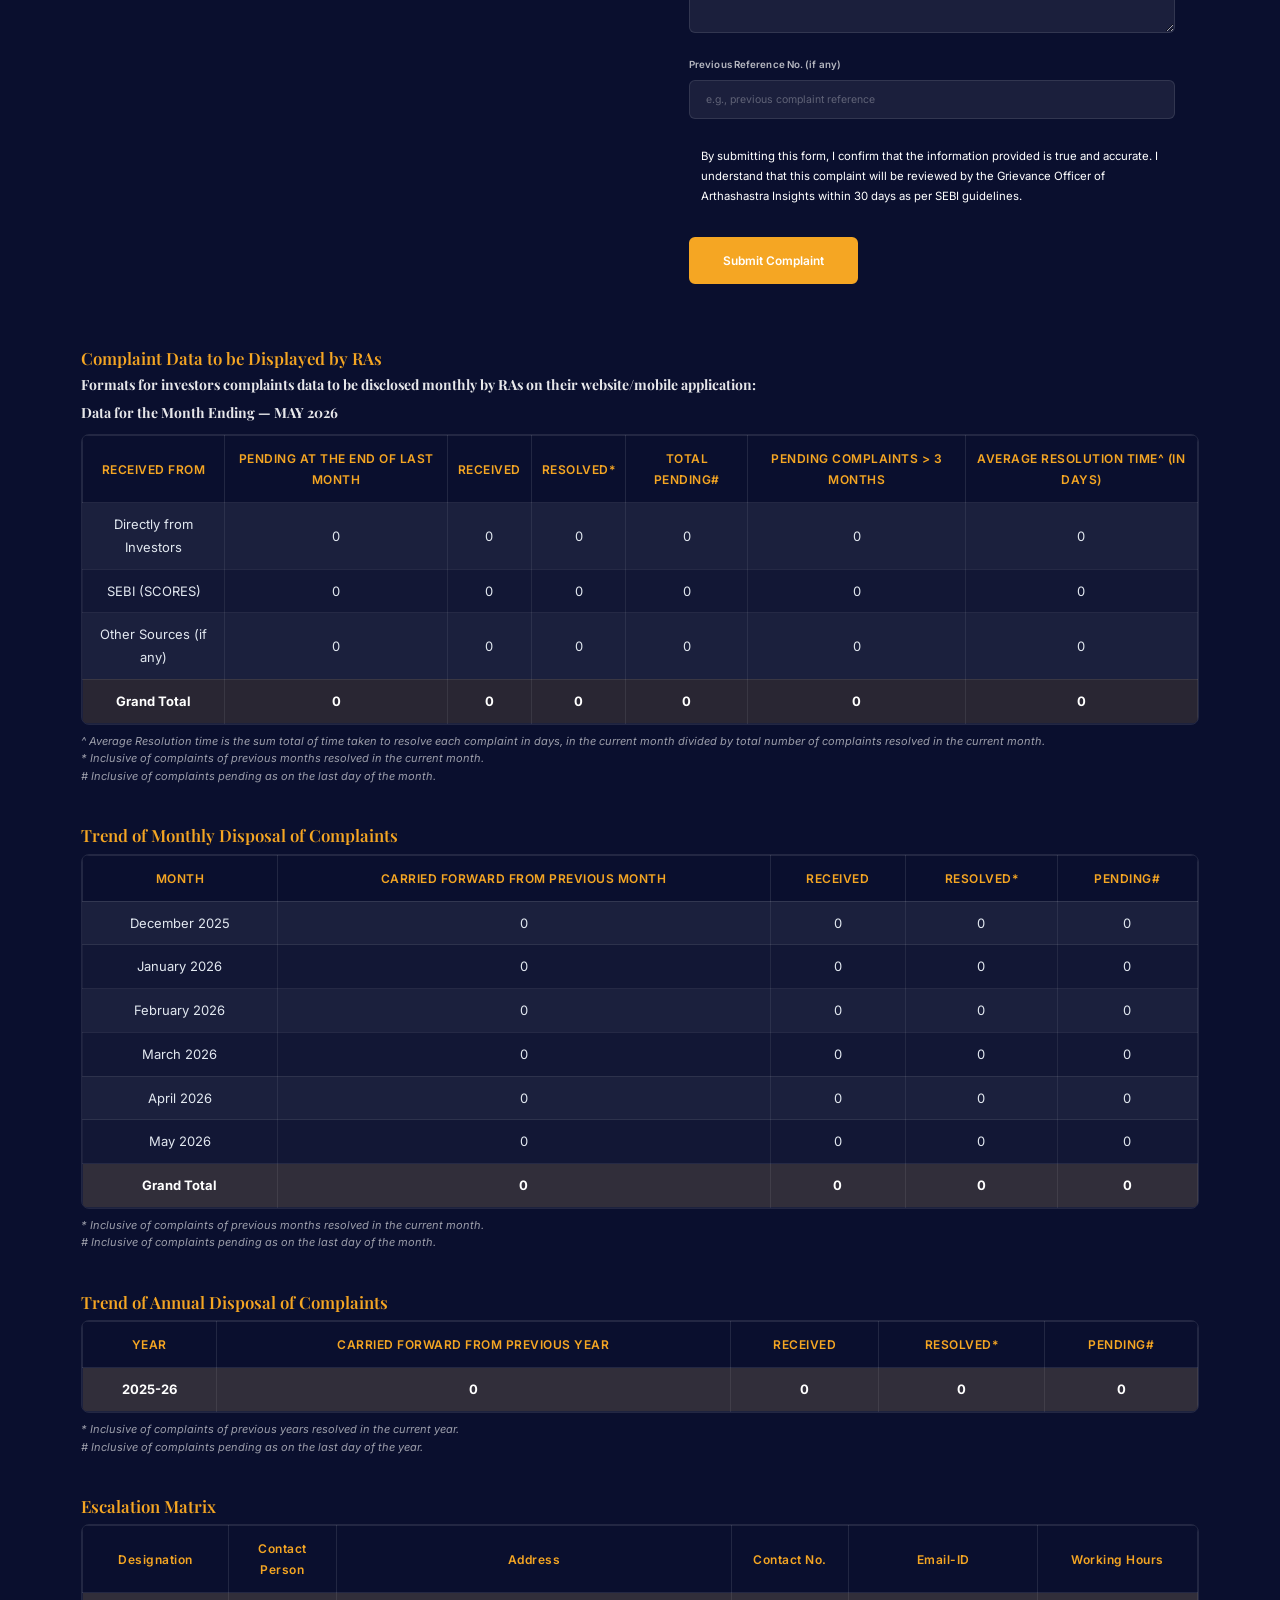
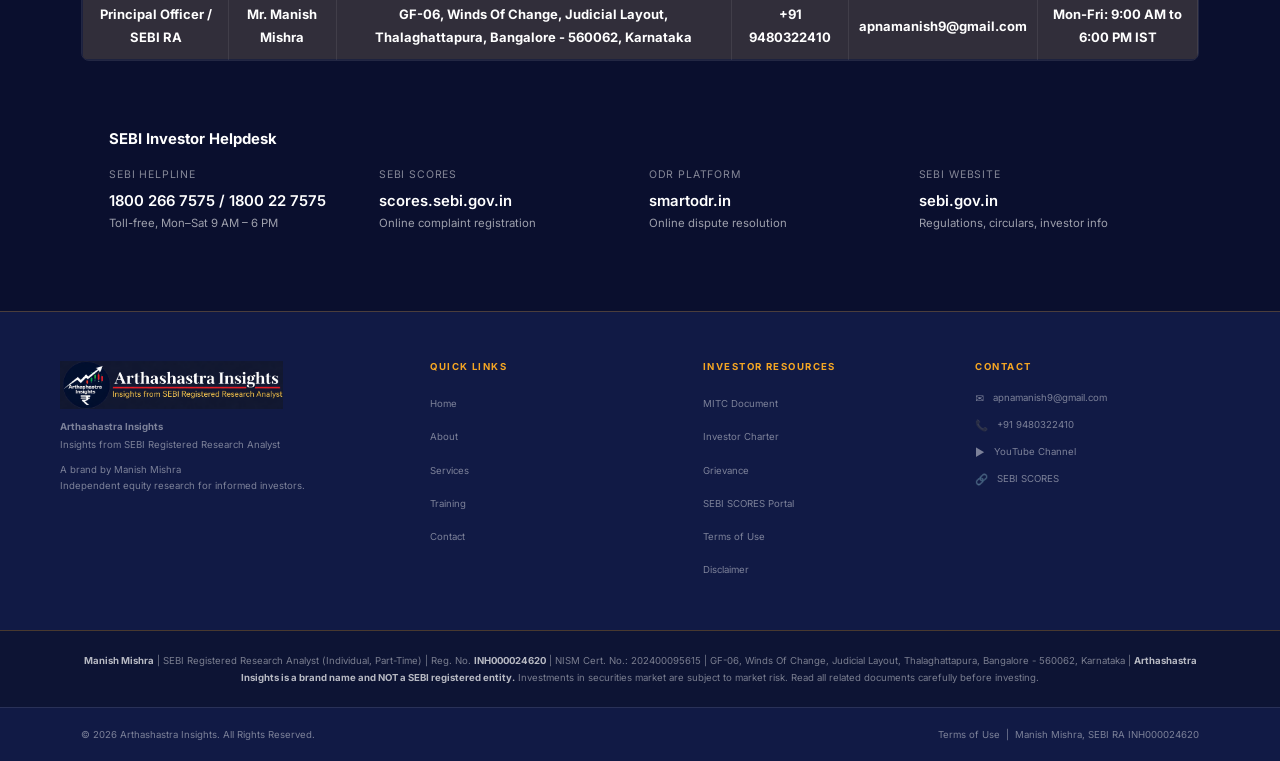
<file: grievance-redressal.html>
<!DOCTYPE html>
<html lang="en">
<head>
  <meta charset="UTF-8">
  <meta name="viewport" content="width=device-width, initial-scale=1.0">
  <meta name="author" content="Manish Mishra">
  <meta name="description" content="Grievance Redressal — Arthashastra Insights. Register and resolve complaints as per SEBI guidelines. SEBI Reg. No. INH000024620.">
  <meta property="og:title" content="Grievance Redressal | Arthashastra Insights">
  <meta property="og:description" content="SEBI-compliant grievance redressal mechanism for Arthashastra Insights — Manish Mishra, SEBI RA INH000024620.">
  <meta property="og:type" content="website">
  <meta property="og:url" content="https://www.arthashastrainsights.com/grievance-redressal.html">
  <meta property="og:image" content="https://www.arthashastrainsights.com/assets/images/Arthashastrainsights_logo1.png">
  <title>Grievance Redressal | Arthashastra Insights</title>
  <link rel="canonical" href="https://www.arthashastrainsights.com/grievance-redressal.html">
  <link rel="icon" type="image/png" href="assets/images/Arthashastrainsights_logo1.png">
  <link rel="stylesheet" href="assets/css/style.css">
  <link rel="preconnect" href="https://fonts.googleapis.com">
  <link rel="preconnect" href="https://fonts.gstatic.com" crossorigin>
  <link href="https://fonts.googleapis.com/css2?family=Playfair+Display:wght@400;600;700&family=Inter:wght@300;400;500;600;700&display=swap" rel="stylesheet">
</head>
<body>

  <!-- ══════════════════════════════════════
       COMPLIANCE TICKER
  ══════════════════════════════════════ -->
  <div class="compliance-ticker" role="marquee" aria-label="Compliance information">
    <div class="ticker-track">
      <span class="ticker-item">Manish Mishra | SEBI Registered Research Analyst (Individual, Part-Time) | Reg. No. INH000024620 | Arthashastra Insights is a brand name, not a SEBI registered entity | Investments in securities market are subject to market risk. Read all related documents carefully before investing. | Registration granted by SEBI and certification from NISM in no way guarantee performance or assurance of returns | Past performance is not indicative of future results | NISM Certificate No.: 202400095615 |</span>
    </div>
  </div>

  <!-- ══════════════════════════════════════
       STICKY NAVBAR
  ══════════════════════════════════════ -->
  <header class="site-header" id="navbar">
    <nav class="navbar">
      <a href="index.html" class="navbar-brand">
        <img src="assets/images/Arthashastrainsights_logo1.png" alt="Arthashastra Insights Logo" class="nav-logo">
      </a>
      <button class="hamburger" id="hamburger" aria-label="Toggle navigation">
        <span></span><span></span><span></span>
      </button>
      <ul class="nav-links" id="nav-links">
        <li><a href="index.html" class="nav-link">Home</a></li>
        <li><a href="index.html#about" class="nav-link">About</a></li>
        <li><a href="index.html#services" class="nav-link">Services</a></li>
        <li><a href="index.html#training" class="nav-link">Training</a></li>
        <li><a href="index.html#contact" class="nav-link contact-btn">Contact</a></li>
        <li>
          <a href="https://www.youtube.com/@Arthashastrainsights" target="_blank" rel="noopener noreferrer" class="nav-yt" aria-label="YouTube Channel">
            <svg width="20" height="20" viewBox="0 0 24 24" fill="#f5a623"><path d="M23.498 6.186a3.016 3.016 0 0 0-2.122-2.136C19.505 3.545 12 3.545 12 3.545s-7.505 0-9.377.505A3.017 3.017 0 0 0 .502 6.186C0 8.07 0 12 0 12s0 3.93.502 5.814a3.016 3.016 0 0 0 2.122 2.136c1.871.505 9.376.505 9.376.505s7.505 0 9.377-.505a3.015 3.015 0 0 0 2.122-2.136C24 15.93 24 12 24 12s0-3.93-.502-5.814zM9.545 15.568V8.432L15.818 12l-6.273 3.568z"/></svg>
          </a>
        </li>
      </ul>
    </nav>
  </header>

  <main class="page-offset">

    <section class="page-hero" aria-label="Grievance page header">
      <div class="container">
        <nav class="breadcrumb" aria-label="Breadcrumb">
          <a href="index.html">Home</a>
          <span>›</span>
          <span>Grievance Redressal</span>
        </nav>
        <h1>Grievance Redressal — Manish Mishra</h1>
        <p>SEBI Registered Research Analyst (Individual, Part-Time) | Reg. No. INH000024620</p>
        <p style="font-size:.85rem;opacity:.8;margin-top:.375rem;">Your rights matter. We are committed to resolving complaints promptly and transparently.</p>
      </div>
    </section>

    <section class="section">
      <div class="container">

        <!-- ══════════════════════════════════════
             COMMITMENT
        ══════════════════════════════════════ -->
        <div class="info-box mb-4 fade-in">
          <p><strong>Our Commitment:</strong> Manish Mishra (SEBI RA Reg. No. INH000024620), operating as Arthashastra Insights, is committed to redressing investor grievances in a fair, timely, and transparent manner as required under SEBI (Research Analyst) Regulations, 2014 and SEBI circulars on grievance redressal. All complaints will be acknowledged within <strong>5 business days</strong> and resolved within <strong>30 calendar days</strong> of receipt.</p>
        </div>

        <!-- ══════════════════════════════════════
             GRIEVANCE PROCESS STEPS
        ══════════════════════════════════════ -->
        <div class="section-header fade-in" style="text-align:left;margin-bottom:2rem;">
          <span class="eyebrow" style="font-size:.75rem;font-weight:600;letter-spacing:.15em;text-transform:uppercase;color:var(--accent);">How to Complain</span>
          <h2>Grievance Redressal Process</h2>
          <span class="divider divider-left"></span>
        </div>

        <div class="grievance-steps fade-in">
          <div class="grievance-step-card">
            <div class="step-num-circle">1</div>
            <h4 style="font-family:var(--font-sans);font-size:1rem;margin-bottom:.5rem;">Contact Us Directly</h4>
            <p style="font-size:.875rem;color:var(--text-light);">Reach out to Manish Mishra (SEBI RA, INH000024620) with your concern. We are committed to resolving all grievances within 7 working days.</p>
            <p style="font-size:.875rem;color:var(--text-light);margin-top:.5rem;">Email: <strong>apnamanish9@gmail.com</strong><br>Phone: <strong>+91 9480322410</strong></p>
          </div>
          <div class="grievance-step-card">
            <div class="step-num-circle">2</div>
            <h4 style="font-family:var(--font-sans);font-size:1rem;margin-bottom:.5rem;">Email Escalation</h4>
            <p style="font-size:.875rem;color:var(--text-light);">If your concern is not resolved at Step 1, send a detailed email to <strong>apnamanish9@gmail.com</strong> clearly describing the nature of your complaint. We will investigate and provide a full written response within 7 working days of receipt.</p>
          </div>
          <div class="grievance-step-card">
            <div class="step-num-circle">3</div>
            <h4 style="font-family:var(--font-sans);font-size:1rem;margin-bottom:.5rem;">SEBI SCORES Portal</h4>
            <p style="font-size:.875rem;color:var(--text-light);">If your complaint remains unresolved within 30 days, you may escalate to SEBI through SCORES.</p>
            <p style="font-size:.875rem;color:var(--text-light);margin-top:.5rem;">Portal: <a href="https://scores.sebi.gov.in" target="_blank" rel="noopener noreferrer" style="color:var(--gold);">scores.sebi.gov.in</a><br>Registration: <a href="https://scores.gov.in/scores/complaintRegister.html" target="_blank" rel="noopener noreferrer" style="color:var(--gold);">scores.gov.in</a><br>SEBI Toll Free: <strong>1800 266 7575</strong></p>
          </div>
          <div class="grievance-step-card">
            <div class="step-num-circle">4</div>
            <h4 style="font-family:var(--font-sans);font-size:1rem;margin-bottom:.5rem;">ODR Portal</h4>
            <p style="font-size:.875rem;color:var(--text-light);">If your complaint is not resolved on SCORES, you may initiate dispute resolution through the Online Dispute Resolution portal.</p>
            <p style="font-size:.875rem;color:var(--text-light);margin-top:.5rem;">Portal: <a href="https://smartodr.in/login" target="_blank" rel="noopener noreferrer" style="color:var(--gold);">smartodr.in/login</a></p>
          </div>
        </div>

        <!-- ══════════════════════════════════════
             EXTERNAL PORTALS
        ══════════════════════════════════════ -->
        <div style="display:grid;grid-template-columns:1fr 1fr;gap:1.25rem;margin-bottom:3rem;" class="fade-in">
          <a href="https://scores.sebi.gov.in" target="_blank" rel="noopener noreferrer" class="external-link-card" style="text-decoration:none;color:inherit;">
            <div class="external-link-icon">🏛</div>
            <div class="external-link-text">
              <h4>SEBI SCORES Portal</h4>
              <p>Register and track complaints with SEBI. Visit scores.sebi.gov.in for direct SEBI escalation.</p>
            </div>
          </a>
          <a href="https://smartodr.in" target="_blank" rel="noopener noreferrer" class="external-link-card" style="text-decoration:none;color:inherit;">
            <div class="external-link-icon">⚖</div>
            <div class="external-link-text">
              <h4>Smart ODR Platform</h4>
              <p>Online dispute resolution for unresolved complaints. Visit smartodr.in for ODR services.</p>
            </div>
          </a>
        </div>

        <!-- ══════════════════════════════════════
             GRIEVANCE OFFICER
        ══════════════════════════════════════ -->
        <div class="two-col fade-in">
          <div>
            <h3 style="font-family:var(--font-sans);font-size:1.125rem;margin-bottom:1.25rem;">Designated Grievance Officer</h3>
            <div class="card">
              <table style="width:100%;border-collapse:collapse;font-size:.9rem;">
                <tr style="border-bottom:1px solid var(--border);">
                  <td style="padding:.75rem .5rem;color:var(--text-light);width:40%;">Name</td>
                  <td style="padding:.75rem .5rem;font-weight:600;">Manish Mishra</td>
                </tr>
                <tr style="border-bottom:1px solid var(--border);">
                  <td style="padding:.75rem .5rem;color:var(--text-light);">Designation</td>
                  <td style="padding:.75rem .5rem;font-weight:600;">Principal Officer / Compliance Officer</td>
                </tr>
                <tr style="border-bottom:1px solid var(--border);">
                  <td style="padding:.75rem .5rem;color:var(--text-light);">Email</td>
                  <td style="padding:.75rem .5rem;font-weight:600;">apnamanish9@gmail.com</td>
                </tr>
                <tr style="border-bottom:1px solid var(--border);">
                  <td style="padding:.75rem .5rem;color:var(--text-light);">Phone</td>
                  <td style="padding:.75rem .5rem;font-weight:600;">+91 9480322410</td>
                </tr>
                <tr style="border-bottom:1px solid var(--border);">
                  <td style="padding:.75rem .5rem;color:var(--text-light);">Working Hours</td>
                  <td style="padding:.75rem .5rem;font-weight:600;">Mon–Fri, 9:00 AM – 6:00 PM IST | Sat, 9:00 AM – 1:00 PM IST</td>
                </tr>
                <tr>
                  <td style="padding:.75rem .5rem;color:var(--text-light);">Response SLA</td>
                  <td style="padding:.75rem .5rem;font-weight:600;color:var(--success);">Within 30 days</td>
                </tr>
              </table>
            </div>

          </div>

          <div>
            <h3 style="font-family:var(--font-sans);font-size:1.125rem;margin-bottom:1.25rem;">Register a Complaint</h3>
            <div class="contact-form-card" style="padding:1.75rem;">
              <!-- action is a no-JS fallback; JS intercepts and uses fetch.
                   Replace "gkqr" with your actual Formspree form ID. -->
              <form id="grievanceForm" action="https://formspree.io/f/xaqajwjl" method="POST" novalidate>
                <input type="hidden" name="_subject" value="Grievance - Arthashastra Insights - URGENT">
                <input type="hidden" name="_source" value="grievance-page">
                <input type="hidden" name="_replyto" value="apnamanish9@gmail.com">
                <div class="form-group">
                  <label class="form-label" for="g-name">Full Name <span class="required">*</span></label>
                  <input class="form-control" type="text" id="g-name" name="name" placeholder="Your full name" required>
                </div>
                <div class="form-grid">
                  <div class="form-group">
                    <label class="form-label" for="g-email">Email Address <span class="required">*</span></label>
                    <input class="form-control" type="email" id="g-email" name="email" placeholder="your@email.com" required>
                  </div>
                  <div class="form-group">
                    <label class="form-label" for="g-phone">Mobile Number <span class="required">*</span></label>
                    <input class="form-control" type="tel" id="g-phone" name="phone" placeholder="10-digit mobile" required>
                  </div>
                </div>
                <div class="form-group">
                  <label class="form-label" for="g-type">Complaint Type <span class="required">*</span></label>
                  <select class="form-control" id="g-type" name="type" required>
                    <option value="">Select complaint type</option>
                    <option>Research report quality/content</option>
                    <option>Service delivery</option>
                    <option>Billing/subscription issue</option>
                    <option>Misleading information</option>
                    <option>Unauthorized charges</option>
                    <option>Privacy/data concern</option>
                    <option>Other</option>
                  </select>
                </div>
                <div class="form-group">
                  <label class="form-label" for="g-msg">Complaint Details <span class="required">*</span></label>
                  <textarea class="form-control" id="g-msg" name="message" rows="5" placeholder="Describe your complaint in detail — include dates, amounts, and any relevant reference numbers." required></textarea>
                </div>
                <div class="form-group">
                  <label class="form-label" for="g-ref">Previous Reference No. (if any)</label>
                  <input class="form-control" type="text" id="g-ref" name="ref" placeholder="e.g., previous complaint reference">
                </div>
                <div style="background:var(--bg-section);border:1px solid var(--border);border-radius:var(--radius-md);padding:.875rem;margin-bottom:1.25rem;font-size:.8125rem;color:var(--text-medium);">
                  By submitting this form, I confirm that the information provided is true and accurate. I understand that this complaint will be reviewed by the Grievance Officer of Arthashastra Insights within 30 days as per SEBI guidelines.
                </div>
                <button type="submit" class="btn btn-primary w-100">Submit Complaint</button>
              </form>
            </div>
          </div>
        </div>

        <!-- ══════════════════════════════════════
             SEBI MANDATED TABLES
        ══════════════════════════════════════ -->
        <div class="grievance-tables fade-in">

          <!-- TABLE 1 -->
          <div class="grievance-table-section">
            <h3>Complaint Data to be Displayed by RAs</h3>
            <h4>Formats for investors complaints data to be disclosed monthly by RAs on their website/mobile application:</h4>
            <h4>Data for the Month Ending — MAY 2026</h4>
            <div class="table-wrap">
              <table>
                <thead>
                  <tr>
                    <th>RECEIVED FROM</th>
                    <th>PENDING AT THE END OF LAST MONTH</th>
                    <th>RECEIVED</th>
                    <th>RESOLVED*</th>
                    <th>TOTAL PENDING#</th>
                    <th>PENDING COMPLAINTS &gt; 3 MONTHS</th>
                    <th>AVERAGE RESOLUTION TIME^ (IN DAYS)</th>
                  </tr>
                </thead>
                <tbody>
                  <tr>
                    <td>Directly from Investors</td>
                    <td>0</td><td>0</td><td>0</td><td>0</td><td>0</td><td>0</td>
                  </tr>
                  <tr>
                    <td>SEBI (SCORES)</td>
                    <td>0</td><td>0</td><td>0</td><td>0</td><td>0</td><td>0</td>
                  </tr>
                  <tr>
                    <td>Other Sources (if any)</td>
                    <td>0</td><td>0</td><td>0</td><td>0</td><td>0</td><td>0</td>
                  </tr>
                  <tr>
                    <td>Grand Total</td>
                    <td>0</td><td>0</td><td>0</td><td>0</td><td>0</td><td>0</td>
                  </tr>
                </tbody>
              </table>
            </div>
            <p class="table-footnote">^ Average Resolution time is the sum total of time taken to resolve each complaint in days, in the current month divided by total number of complaints resolved in the current month.<br>* Inclusive of complaints of previous months resolved in the current month.<br># Inclusive of complaints pending as on the last day of the month.</p>
          </div>

          <!-- TABLE 2 -->
          <div class="grievance-table-section">
            <h3>Trend of Monthly Disposal of Complaints</h3>
            <div class="table-wrap">
              <table>
                <thead>
                  <tr>
                    <th>MONTH</th>
                    <th>CARRIED FORWARD FROM PREVIOUS MONTH</th>
                    <th>RECEIVED</th>
                    <th>RESOLVED*</th>
                    <th>PENDING#</th>
                  </tr>
                </thead>
                <tbody>
                  <tr><td>December 2025</td><td>0</td><td>0</td><td>0</td><td>0</td></tr>
                  <tr><td>January 2026</td><td>0</td><td>0</td><td>0</td><td>0</td></tr>
                  <tr><td>February 2026</td><td>0</td><td>0</td><td>0</td><td>0</td></tr>
                  <tr><td>March 2026</td><td>0</td><td>0</td><td>0</td><td>0</td></tr>
                  <tr><td>April 2026</td><td>0</td><td>0</td><td>0</td><td>0</td></tr>
                  <tr><td>May 2026</td><td>0</td><td>0</td><td>0</td><td>0</td></tr>
                  <tr><td>Grand Total</td><td>0</td><td>0</td><td>0</td><td>0</td></tr>
                </tbody>
              </table>
            </div>
            <p class="table-footnote">* Inclusive of complaints of previous months resolved in the current month.<br># Inclusive of complaints pending as on the last day of the month.</p>
          </div>

          <!-- TABLE 3 -->
          <div class="grievance-table-section">
            <h3>Trend of Annual Disposal of Complaints</h3>
            <div class="table-wrap">
              <table>
                <thead>
                  <tr>
                    <th>YEAR</th>
                    <th>CARRIED FORWARD FROM PREVIOUS YEAR</th>
                    <th>RECEIVED</th>
                    <th>RESOLVED*</th>
                    <th>PENDING#</th>
                  </tr>
                </thead>
                <tbody>
                  <tr><td>2025-26</td><td>0</td><td>0</td><td>0</td><td>0</td></tr>
                </tbody>
              </table>
            </div>
            <p class="table-footnote">* Inclusive of complaints of previous years resolved in the current year.<br># Inclusive of complaints pending as on the last day of the year.</p>
          </div>

          <!-- TABLE 4 -->
          <div class="grievance-table-section">
            <h3>Escalation Matrix</h3>
            <div class="table-wrap">
              <table>
                <thead>
                  <tr>
                    <th>Designation</th>
                    <th>Contact Person</th>
                    <th>Address</th>
                    <th>Contact No.</th>
                    <th>Email-ID</th>
                    <th>Working Hours</th>
                  </tr>
                </thead>
                <tbody>
                  <tr>
                    <td>Principal Officer / SEBI RA</td>
                    <td>Mr. Manish Mishra</td>
                    <td>GF-06, Winds Of Change, Judicial Layout, Thalaghattapura, Bangalore - 560062, Karnataka</td>
                    <td>+91 9480322410</td>
                    <td>apnamanish9@gmail.com</td>
                    <td>Mon-Fri: 9:00 AM to 6:00 PM IST</td>
                  </tr>
                </tbody>
              </table>
            </div>
          </div>

        </div>

        <!-- ══════════════════════════════════════
             SEBI CONTACTS
        ══════════════════════════════════════ -->
        <div style="margin-top:3rem;background:linear-gradient(135deg,var(--primary),var(--primary-mid));border-radius:var(--radius-lg);padding:2rem;color:#fff;" class="fade-in">
          <h3 style="color:var(--accent-light);font-family:var(--font-sans);font-size:1.0625rem;margin-bottom:1.25rem;">SEBI Investor Helpdesk</h3>
          <div style="display:grid;grid-template-columns:repeat(auto-fit,minmax(220px,1fr));gap:1.25rem;">
            <div>
              <div style="font-size:.75rem;color:rgba(255,255,255,.5);text-transform:uppercase;letter-spacing:.08em;margin-bottom:.25rem;">SEBI Helpline</div>
              <div style="font-size:1.0625rem;font-weight:600;">1800 266 7575 / 1800 22 7575</div>
              <div style="font-size:.8125rem;color:rgba(255,255,255,.6);">Toll-free, Mon–Sat 9 AM – 6 PM</div>
            </div>
            <div>
              <div style="font-size:.75rem;color:rgba(255,255,255,.5);text-transform:uppercase;letter-spacing:.08em;margin-bottom:.25rem;">SEBI SCORES</div>
              <div style="font-size:1.0625rem;font-weight:600;"><a href="https://scores.sebi.gov.in" target="_blank" rel="noopener noreferrer" style="color:var(--accent-light);">scores.sebi.gov.in</a></div>
              <div style="font-size:.8125rem;color:rgba(255,255,255,.6);">Online complaint registration</div>
            </div>
            <div>
              <div style="font-size:.75rem;color:rgba(255,255,255,.5);text-transform:uppercase;letter-spacing:.08em;margin-bottom:.25rem;">ODR Platform</div>
              <div style="font-size:1.0625rem;font-weight:600;"><a href="https://smartodr.in" target="_blank" rel="noopener noreferrer" style="color:var(--accent-light);">smartodr.in</a></div>
              <div style="font-size:.8125rem;color:rgba(255,255,255,.6);">Online dispute resolution</div>
            </div>
            <div>
              <div style="font-size:.75rem;color:rgba(255,255,255,.5);text-transform:uppercase;letter-spacing:.08em;margin-bottom:.25rem;">SEBI Website</div>
              <div style="font-size:1.0625rem;font-weight:600;"><a href="https://www.sebi.gov.in" target="_blank" rel="noopener noreferrer" style="color:var(--accent-light);">sebi.gov.in</a></div>
              <div style="font-size:.8125rem;color:rgba(255,255,255,.6);">Regulations, circulars, investor info</div>
            </div>
          </div>
        </div>

      </div>
    </section>

  </main>

  <footer class="site-footer" role="contentinfo">
    <div class="footer-main">
      <div class="container footer-grid">
        <div class="footer-brand">
          <a href="index.html">
            <img src="assets/images/Arthashastrainsights_logo1.png" alt="Arthashastra Insights" class="footer-logo">
          </a>
          <p class="footer-brand-name">Arthashastra Insights</p>
          <p class="footer-brand-tagline">Insights from SEBI Registered Research Analyst</p>
          <p class="footer-brand-sub">A brand by Manish Mishra</p>
          <p class="footer-brand-sub">Independent equity research for informed investors.</p>
        </div>
        <div class="footer-col">
          <h5>Quick Links</h5>
          <ul>
            <li><a href="index.html">Home</a></li>
            <li><a href="index.html#about">About</a></li>
            <li><a href="index.html#services">Services</a></li>
            <li><a href="index.html#training">Training</a></li>
            <li><a href="index.html#contact">Contact</a></li>
          </ul>
        </div>
        <div class="footer-col">
          <h5>Investor Resources</h5>
          <ul>
            <li><a href="assets/MITC.pdf" target="_blank" rel="noopener noreferrer">MITC Document</a></li>
            <li><a href="assets/RA-Investor-Charter.pdf" target="_blank" rel="noopener noreferrer">Investor Charter</a></li>
            <li><a href="grievance-redressal.html">Grievance</a></li>
            <li><a href="https://scores.sebi.gov.in" target="_blank" rel="noopener noreferrer">SEBI SCORES Portal</a></li>
            <li><a href="terms-of-use.html">Terms of Use</a></li>
            <li><a href="disclaimer.html">Disclaimer</a></li>
          </ul>
        </div>
        <div class="footer-col">
          <h5>Contact</h5>
          <div class="contact-line">
            <span>✉</span>
            <span><a href="mailto:apnamanish9@gmail.com">apnamanish9@gmail.com</a></span>
          </div>
          <div class="contact-line">
            <span>📞</span>
            <span><a href="tel:+919480322410">+91 9480322410</a></span>
          </div>
          <div class="contact-line">
            <span>▶</span>
            <span><a href="https://www.youtube.com/@Arthashastrainsights" target="_blank" rel="noopener noreferrer">YouTube Channel</a></span>
          </div>
          <div class="contact-line">
            <span>🔗</span>
            <span><a href="https://scores.sebi.gov.in" target="_blank" rel="noopener noreferrer">SEBI SCORES</a></span>
          </div>
        </div>
      </div>
    </div>
    <div class="footer-sebi">
      <div class="container">
        <p>
          <strong>Manish Mishra</strong> | SEBI Registered Research Analyst (Individual, Part-Time) |
          Reg. No. <strong>INH000024620</strong> | NISM Cert. No.: 202400095615 |
          GF-06, Winds Of Change, Judicial Layout, Thalaghattapura, Bangalore - 560062, Karnataka |
          <strong>Arthashastra Insights is a brand name and NOT a SEBI registered entity.</strong>
          Investments in securities market are subject to market risk. Read all related documents carefully before investing.
        </p>
      </div>
    </div>
    <div class="footer-bottom">
      <div class="container footer-bottom-inner">
        <p>&copy; 2026 Arthashastra Insights. All Rights Reserved.</p>
        <p><a href="terms-of-use.html" style="color:var(--text-muted);transition:var(--transition);" onmouseover="this.style.color='var(--gold)'" onmouseout="this.style.color='var(--text-muted)'">Terms of Use</a> &nbsp;|&nbsp; Manish Mishra, SEBI RA INH000024620</p>
      </div>
    </div>
  </footer>

  <button id="backToTop" aria-label="Back to top" title="Back to top">↑</button>
  <script src="assets/js/main.js" defer></script>
</body>
</html>
</file>
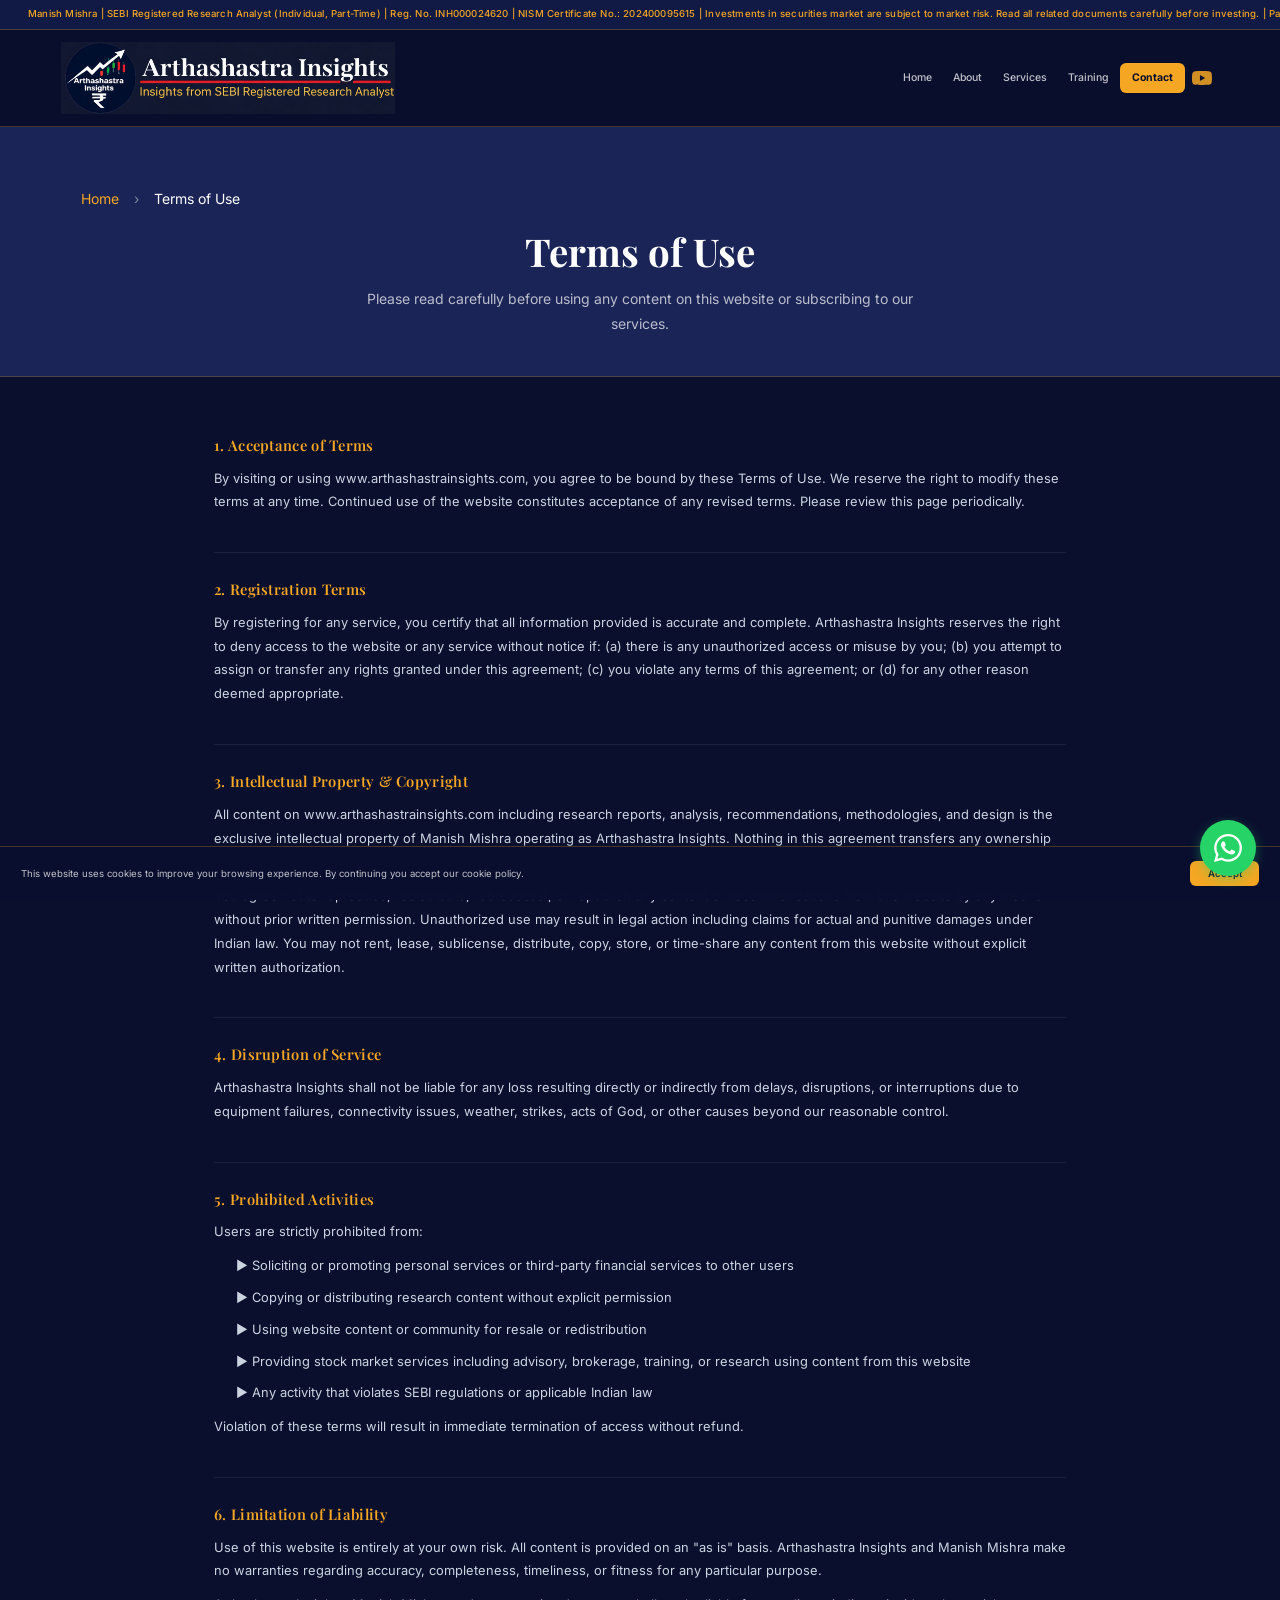
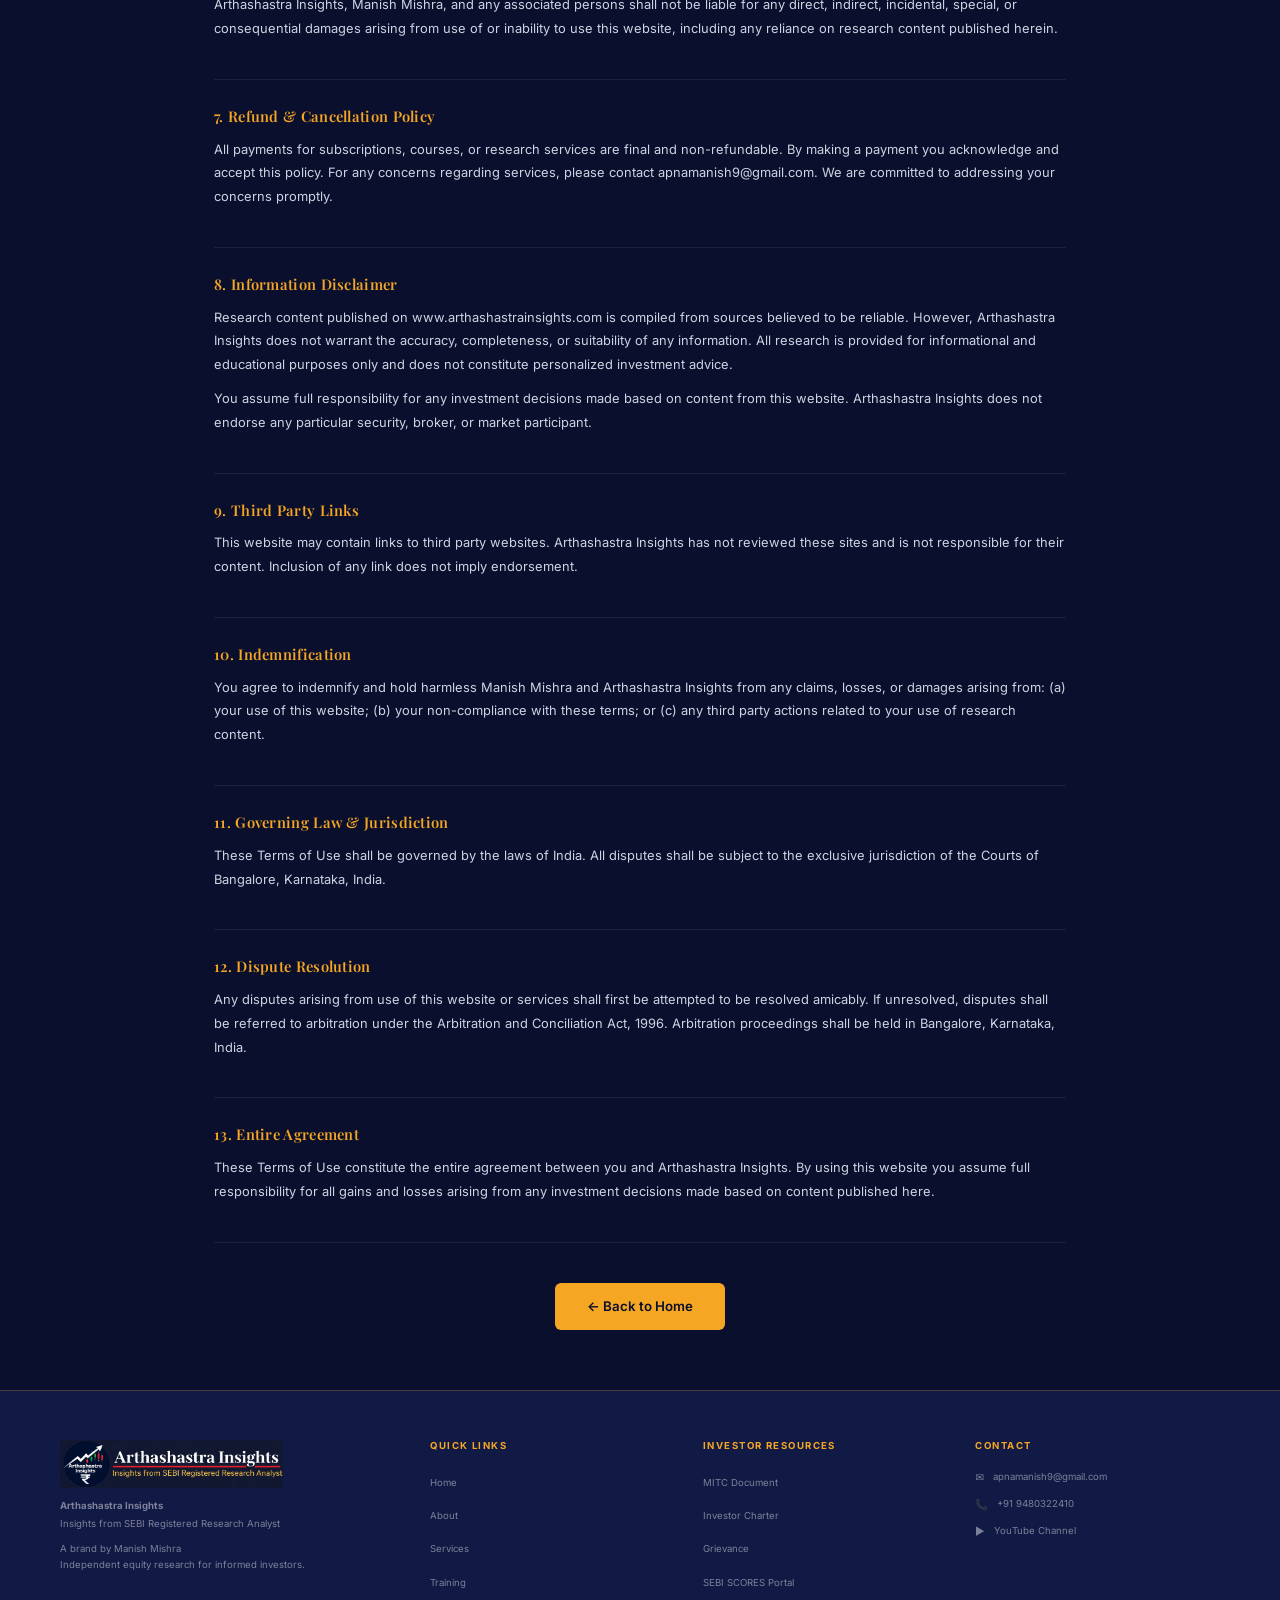
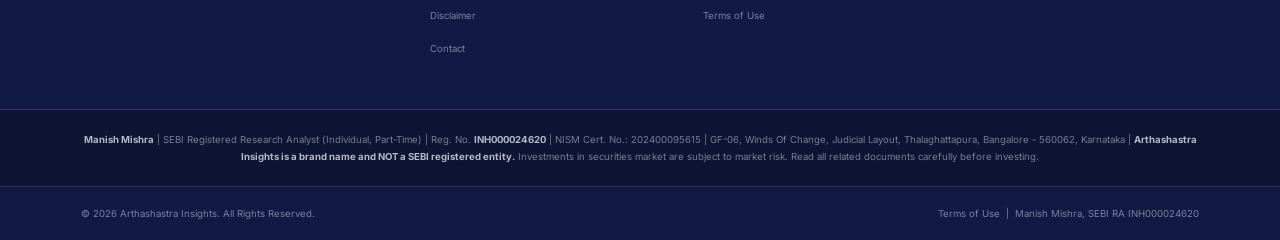
<file: terms-of-use.html>
<!DOCTYPE html>
<html lang="en">
<head>
  <meta charset="UTF-8">
  <meta name="viewport" content="width=device-width, initial-scale=1.0, minimum-scale=1.0, maximum-scale=5.0, user-scalable=yes">
  <meta name="author" content="Manish Mishra">
  <meta name="description" content="Terms of Use for Arthashastra Insights - Manish Mishra, SEBI Registered Research Analyst INH000024620">
  <meta name="robots" content="index, follow">
  <meta property="og:title" content="Terms of Use | Arthashastra Insights">
  <meta property="og:description" content="Terms of Use for Arthashastra Insights — Manish Mishra, SEBI Registered Research Analyst INH000024620.">
  <meta property="og:type" content="website">
  <meta property="og:url" content="https://www.arthashastrainsights.com/terms-of-use.html">
  <meta property="og:image" content="https://www.arthashastrainsights.com/assets/images/Arthashastrainsights_logo1.png">
  <title>Terms of Use | Arthashastra Insights</title>
  <link rel="canonical" href="https://www.arthashastrainsights.com/terms-of-use.html">
  <link rel="icon" type="image/png" href="assets/images/Arthashastrainsights_logo1.png">
  <link rel="stylesheet" href="assets/css/style.css">
  <link rel="preconnect" href="https://fonts.googleapis.com">
  <link rel="preconnect" href="https://fonts.gstatic.com" crossorigin>
  <link href="https://fonts.googleapis.com/css2?family=Playfair+Display:wght@400;600;700&family=Inter:wght@300;400;500;600;700&display=swap" rel="stylesheet">
</head>
<body>

  <!-- COMPLIANCE TICKER -->
  <div class="compliance-ticker" role="marquee" aria-label="Compliance information">
    <div class="ticker-track">
      <span class="ticker-item">Manish Mishra | SEBI Registered Research Analyst (Individual, Part-Time) | Reg. No. INH000024620 | NISM Certificate No.: 202400095615 | Investments in securities market are subject to market risk. Read all related documents carefully before investing. | Past performance is not indicative of future results. |</span>
    </div>
  </div>

  <!-- NAVBAR -->
  <header class="site-header" id="navbar">
    <nav class="navbar">
      <a href="index.html" class="navbar-brand">
        <img src="assets/images/Arthashastrainsights_logo1.png" alt="Arthashastra Insights Logo" class="nav-logo">
      </a>
      <button class="hamburger" id="hamburger" aria-label="Toggle navigation">
        <span></span><span></span><span></span>
      </button>
      <ul class="nav-links" id="nav-links">
        <li><a href="index.html" class="nav-link">Home</a></li>
        <li><a href="index.html#about" class="nav-link">About</a></li>
        <li><a href="index.html#services" class="nav-link">Services</a></li>
        <li><a href="index.html#training" class="nav-link">Training</a></li>
        <li><a href="index.html#contact" class="nav-link contact-btn">Contact</a></li>
        <li>
          <a href="https://www.youtube.com/@Arthashastrainsights" target="_blank" rel="noopener noreferrer" class="nav-yt" aria-label="YouTube Channel">
            <svg width="20" height="20" viewBox="0 0 24 24" fill="#f5a623"><path d="M23.498 6.186a3.016 3.016 0 0 0-2.122-2.136C19.505 3.545 12 3.545 12 3.545s-7.505 0-9.377.505A3.017 3.017 0 0 0 .502 6.186C0 8.07 0 12 0 12s0 3.93.502 5.814a3.016 3.016 0 0 0 2.122 2.136c1.871.505 9.376.505 9.376.505s7.505 0 9.377-.505a3.015 3.015 0 0 0 2.122-2.136C24 15.93 24 12 24 12s0-3.93-.502-5.814zM9.545 15.568V8.432L15.818 12l-6.273 3.568z"/></svg>
          </a>
        </li>
      </ul>
    </nav>
  </header>

  <!-- PAGE HERO -->
  <section class="page-hero" style="background:#1a2456;padding:60px 0 40px;text-align:center;">
    <div class="container">
      <nav class="breadcrumb" style="margin-bottom:16px;font-size:14px;color:rgba(255,255,255,0.6);">
        <a href="index.html" style="color:#f5a623;text-decoration:none;">Home</a>
        <span style="margin:0 8px;">›</span>
        <span style="color:white;">Terms of Use</span>
      </nav>
      <h1 style="font-size:clamp(1.8rem,3vw,2.8rem);color:white;font-family:'Playfair Display',serif;margin-bottom:12px;">Terms of Use</h1>
      <p style="color:rgba(255,255,255,0.7);font-size:1rem;text-align:center;max-width:600px;margin:0 auto;">Please read carefully before using any content on this website or subscribing to our services.</p>
    </div>
  </section>

  <!-- TERMS CONTENT -->
  <section style="background:#0a0f2e;padding:60px 0;">
    <div class="container" style="max-width:900px;margin:0 auto;padding:0 24px;">


      <div class="terms-block">
        <h3>1. Acceptance of Terms</h3>
        <p>By visiting or using www.arthashastrainsights.com, you agree to be bound by these Terms of Use. We reserve the right to modify these terms at any time. Continued use of the website constitutes acceptance of any revised terms. Please review this page periodically.</p>
      </div>

      <div class="terms-block">
        <h3>2. Registration Terms</h3>
        <p>By registering for any service, you certify that all information provided is accurate and complete. Arthashastra Insights reserves the right to deny access to the website or any service without notice if: (a) there is any unauthorized access or misuse by you; (b) you attempt to assign or transfer any rights granted under this agreement; (c) you violate any terms of this agreement; or (d) for any other reason deemed appropriate.</p>
      </div>

      <div class="terms-block">
        <h3>3. Intellectual Property &amp; Copyright</h3>
        <p>All content on www.arthashastrainsights.com including research reports, analysis, recommendations, methodologies, and design is the exclusive intellectual property of Manish Mishra operating as Arthashastra Insights. Nothing in this agreement transfers any ownership rights to you.</p>
        <p>You agree not to reproduce, redistribute, rebroadcast, or republish any content or recommendations from this website by any means without prior written permission. Unauthorized use may result in legal action including claims for actual and punitive damages under Indian law. You may not rent, lease, sublicense, distribute, copy, store, or time-share any content from this website without explicit written authorization.</p>
      </div>

      <div class="terms-block">
        <h3>4. Disruption of Service</h3>
        <p>Arthashastra Insights shall not be liable for any loss resulting directly or indirectly from delays, disruptions, or interruptions due to equipment failures, connectivity issues, weather, strikes, acts of God, or other causes beyond our reasonable control.</p>
      </div>

      <div class="terms-block">
        <h3>5. Prohibited Activities</h3>
        <p>Users are strictly prohibited from:</p>
        <ul>
          <li>▶ Soliciting or promoting personal services or third-party financial services to other users</li>
          <li>▶ Copying or distributing research content without explicit permission</li>
          <li>▶ Using website content or community for resale or redistribution</li>
          <li>▶ Providing stock market services including advisory, brokerage, training, or research using content from this website</li>
          <li>▶ Any activity that violates SEBI regulations or applicable Indian law</li>
        </ul>
        <p>Violation of these terms will result in immediate termination of access without refund.</p>
      </div>

      <div class="terms-block">
        <h3>6. Limitation of Liability</h3>
        <p>Use of this website is entirely at your own risk. All content is provided on an "as is" basis. Arthashastra Insights and Manish Mishra make no warranties regarding accuracy, completeness, timeliness, or fitness for any particular purpose.</p>
        <p>Arthashastra Insights, Manish Mishra, and any associated persons shall not be liable for any direct, indirect, incidental, special, or consequential damages arising from use of or inability to use this website, including any reliance on research content published herein.</p>
      </div>

      <div class="terms-block">
        <h3>7. Refund &amp; Cancellation Policy</h3>
        <p>All payments for subscriptions, courses, or research services are final and non-refundable. By making a payment you acknowledge and accept this policy. For any concerns regarding services, please contact apnamanish9@gmail.com. We are committed to addressing your concerns promptly.</p>
      </div>

      <div class="terms-block">
        <h3>8. Information Disclaimer</h3>
        <p>Research content published on www.arthashastrainsights.com is compiled from sources believed to be reliable. However, Arthashastra Insights does not warrant the accuracy, completeness, or suitability of any information. All research is provided for informational and educational purposes only and does not constitute personalized investment advice.</p>
        <p>You assume full responsibility for any investment decisions made based on content from this website. Arthashastra Insights does not endorse any particular security, broker, or market participant.</p>
      </div>

      <div class="terms-block">
        <h3>9. Third Party Links</h3>
        <p>This website may contain links to third party websites. Arthashastra Insights has not reviewed these sites and is not responsible for their content. Inclusion of any link does not imply endorsement.</p>
      </div>

      <div class="terms-block">
        <h3>10. Indemnification</h3>
        <p>You agree to indemnify and hold harmless Manish Mishra and Arthashastra Insights from any claims, losses, or damages arising from: (a) your use of this website; (b) your non-compliance with these terms; or (c) any third party actions related to your use of research content.</p>
      </div>

      <div class="terms-block">
        <h3>11. Governing Law &amp; Jurisdiction</h3>
        <p>These Terms of Use shall be governed by the laws of India. All disputes shall be subject to the exclusive jurisdiction of the Courts of Bangalore, Karnataka, India.</p>
      </div>

      <div class="terms-block">
        <h3>12. Dispute Resolution</h3>
        <p>Any disputes arising from use of this website or services shall first be attempted to be resolved amicably. If unresolved, disputes shall be referred to arbitration under the Arbitration and Conciliation Act, 1996. Arbitration proceedings shall be held in Bangalore, Karnataka, India.</p>
      </div>

      <div class="terms-block">
        <h3>13. Entire Agreement</h3>
        <p>These Terms of Use constitute the entire agreement between you and Arthashastra Insights. By using this website you assume full responsibility for all gains and losses arising from any investment decisions made based on content published here.</p>
      </div>


      <div style="text-align:center;margin-top:40px;">
        <a href="index.html" style="display:inline-block;background:#f5a623;color:#0a0f2e;padding:12px 32px;border-radius:6px;text-decoration:none;font-weight:600;font-size:0.95rem;">← Back to Home</a>
      </div>

    </div>
  </section>

  <!-- FOOTER -->
  <footer class="site-footer" role="contentinfo">
    <div class="footer-main">
      <div class="container footer-grid">
        <div class="footer-brand">
          <a href="index.html">
            <img src="assets/images/Arthashastrainsights_logo1.png" alt="Arthashastra Insights" class="footer-logo">
          </a>
          <p class="footer-brand-name">Arthashastra Insights</p>
          <p class="footer-brand-tagline">Insights from SEBI Registered Research Analyst</p>
          <p class="footer-brand-sub">A brand by Manish Mishra</p>
          <p class="footer-brand-sub">Independent equity research for informed investors.</p>
        </div>
        <div class="footer-col">
          <h5>Quick Links</h5>
          <ul>
            <li><a href="index.html">Home</a></li>
            <li><a href="index.html#about">About</a></li>
            <li><a href="index.html#services">Services</a></li>
            <li><a href="index.html#training">Training</a></li>
            <li><a href="disclaimer.html">Disclaimer</a></li>
            <li><a href="index.html#contact">Contact</a></li>
          </ul>
        </div>
        <div class="footer-col">
          <h5>Investor Resources</h5>
          <ul>
            <li><a href="assets/MITC.pdf" target="_blank" rel="noopener noreferrer">MITC Document</a></li>
            <li><a href="assets/RA-Investor-Charter.pdf" target="_blank" rel="noopener noreferrer">Investor Charter</a></li>
            <li><a href="grievance-redressal.html">Grievance</a></li>
            <li><a href="https://scores.sebi.gov.in" target="_blank" rel="noopener noreferrer">SEBI SCORES Portal</a></li>
            <li><a href="terms-of-use.html" class="active">Terms of Use</a></li>
          </ul>
        </div>
        <div class="footer-col">
          <h5>Contact</h5>
          <div class="contact-line">
            <span>✉</span>
            <span><a href="mailto:apnamanish9@gmail.com">apnamanish9@gmail.com</a></span>
          </div>
          <div class="contact-line">
            <span>📞</span>
            <span><a href="tel:+919480322410">+91 9480322410</a></span>
          </div>
          <div class="contact-line">
            <span>▶</span>
            <span><a href="https://www.youtube.com/@Arthashastrainsights" target="_blank" rel="noopener noreferrer">YouTube Channel</a></span>
          </div>
        </div>
      </div>
    </div>
    <div class="footer-sebi">
      <div class="container">
        <p>
          <strong>Manish Mishra</strong> | SEBI Registered Research Analyst (Individual, Part-Time) |
          Reg. No. <strong>INH000024620</strong> | NISM Cert. No.: 202400095615 |
          GF-06, Winds Of Change, Judicial Layout, Thalaghattapura, Bangalore - 560062, Karnataka |
          <strong>Arthashastra Insights is a brand name and NOT a SEBI registered entity.</strong>
          Investments in securities market are subject to market risk. Read all related documents carefully before investing.
        </p>
      </div>
    </div>
    <div class="footer-bottom">
      <div class="container footer-bottom-inner">
        <p>&copy; 2026 Arthashastra Insights. All Rights Reserved.</p>
        <p><a href="terms-of-use.html" style="color:var(--text-muted);transition:var(--transition);" onmouseover="this.style.color='var(--gold)'" onmouseout="this.style.color='var(--text-muted)'">Terms of Use</a> &nbsp;|&nbsp; Manish Mishra, SEBI RA INH000024620</p>
      </div>
    </div>
  </footer>

  <button id="backToTop" aria-label="Back to top" title="Back to top">↑</button>

  <a href="https://wa.me/919480322410" target="_blank" rel="noopener noreferrer"
     class="whatsapp-float" aria-label="Chat on WhatsApp" title="Chat on WhatsApp">
    <svg viewBox="0 0 24 24" fill="white" width="28" height="28">
      <path d="M17.472 14.382c-.297-.149-1.758-.867-2.03-.967-.273-.099-.471-.148-.67.15-.197.297-.767.966-.94 1.164-.173.199-.347.223-.644.075-.297-.15-1.255-.463-2.39-1.475-.883-.788-1.48-1.761-1.653-2.059-.173-.297-.018-.458.13-.606.134-.133.298-.347.446-.52.149-.174.198-.298.298-.497.099-.198.05-.371-.025-.52-.075-.149-.669-1.612-.916-2.207-.242-.579-.487-.5-.669-.51-.173-.008-.371-.01-.57-.01-.198 0-.52.074-.792.372-.272.297-1.04 1.016-1.04 2.479 0 1.462 1.065 2.875 1.213 3.074.149.198 2.096 3.2 5.077 4.487.709.306 1.262.489 1.694.625.712.227 1.36.195 1.871.118.571-.085 1.758-.719 2.006-1.413.248-.694.248-1.289.173-1.413-.074-.124-.272-.198-.57-.347m-5.421 7.403h-.004a9.87 9.87 0 01-5.031-1.378l-.361-.214-3.741.982.998-3.648-.235-.374a9.86 9.86 0 01-1.51-5.26c.001-5.45 4.436-9.884 9.888-9.884 2.64 0 5.122 1.03 6.988 2.898a9.825 9.825 0 012.893 6.994c-.003 5.45-4.437 9.884-9.885 9.884m8.413-18.297A11.815 11.815 0 0012.05 0C5.495 0 .16 5.335.157 11.892c0 2.096.547 4.142 1.588 5.945L.057 24l6.305-1.654a11.882 11.882 0 005.683 1.448h.005c6.554 0 11.89-5.335 11.893-11.893a11.821 11.821 0 00-3.48-8.413z"/>
    </svg>
  </a>

  <div id="cookieBanner" class="cookie-banner" style="display:none;" role="alert">
    <p>This website uses cookies to improve your browsing experience. By continuing you accept our cookie policy.</p>
    <button id="cookieAccept" type="button">Accept</button>
  </div>

  <script src="assets/js/main.js" defer></script>
</body>
</html>
</file>
<file: assets/css/style.css>
/* ============================================================
   Arthashastra Insights — Single Page Stylesheet
   Manish Mishra | SEBI RA INH000024620
   ============================================================ */

/* ── Variables ── */
:root {
  --navy:         #0a0f2e;
  --navy-mid:     #111a45;
  --deepblue:     #1a2456;
  --deepblue-mid: #1e2d6b;
  --gold:         #f5a623;
  --gold-light:   #fbbf24;
  --gold-dark:    #d18a0f;
  --white:        #ffffff;
  --text-light:   rgba(255,255,255,0.75);
  --text-muted:   rgba(255,255,255,0.45);
  --border-gold:  rgba(245,166,35,0.25);
  --border-light: rgba(255,255,255,0.1);
  --danger:       #ef4444;
  --danger-bg:    rgba(239,68,68,0.1);
  --success:      #22c55e;
  --success-bg:   rgba(34,197,94,0.1);
  --shadow-sm:    0 2px 8px rgba(0,0,0,0.3);
  --shadow-md:    0 4px 20px rgba(0,0,0,0.35);
  --shadow-lg:    0 10px 40px rgba(0,0,0,0.4);
  --radius-sm:    6px;
  --radius-md:    12px;
  --radius-lg:    20px;
  --radius-xl:    28px;
  --transition:   all 0.3s cubic-bezier(0.4,0,0.2,1);
  --nav-h:        96px;
  --ticker-h:     30px;
  --offset:       calc(var(--nav-h) + var(--ticker-h));
  --max-w:        1160px;
  --font-serif:   'Playfair Display', Georgia, serif;
  --font-sans:    'Inter', system-ui, -apple-system, sans-serif;
}

/* ── Reset ── */
*,*::before,*::after{box-sizing:border-box;margin:0;padding:0;-webkit-text-size-adjust:100%;text-size-adjust:100%}
html{scroll-behavior:smooth;font-size:14px;-webkit-text-size-adjust:100%;overflow-x:hidden}
body{font-family:var(--font-sans);background:var(--navy);color:var(--white);font-size:14px;line-height:1.75;overflow-x:hidden;width:100%;max-width:100vw}
img{max-width:100%;height:auto;display:block}
a{color:inherit;text-decoration:none}
ul,ol{list-style:none}
button{cursor:pointer;border:none;background:none;font-family:inherit}
input,textarea,select{font-family:inherit;font-size:0.8rem;padding:12px 16px}
table{border-collapse:collapse;width:100%;font-size:0.75rem}

/* ── Typography ── */
h1,h2,h3,h4,h5,h6{font-family:var(--font-serif);font-weight:700;line-height:1.2;color:var(--white)}
h1{font-size:clamp(2.25rem,4.75vw,3.75rem)}
h2{font-size:clamp(1.75rem,3.25vw,2.75rem)}
h3{font-size:clamp(1.15rem,2.25vw,1.75rem)}
h4{font-size:1.1rem}
h5{font-size:0.85rem}
h6{font-size:0.75rem}
p{font-size:0.8rem;line-height:1.8}
.lead{font-size:1.0rem;color:var(--text-light);line-height:1.8}

/* ── Layout ── */
.container{max-width:var(--max-w);margin:0 auto;padding:0 1.5rem}
.section{padding:3.5rem 0}
.section-alt{background:var(--deepblue)}
.section-alt.dark{background:var(--navy)}
.text-center{text-align:center}
.two-col{display:grid;grid-template-columns:1fr 1fr;gap:3.5rem;align-items:start}
.three-col{display:grid;grid-template-columns:repeat(3,1fr);gap:1.75rem}
.flex{display:flex}
.items-center{align-items:center}
.gap-1{gap:.5rem}
.gap-2{gap:1rem}
.mt-1{margin-top:.5rem}
.mt-2{margin-top:1rem}
.mt-3{margin-top:1.5rem}
.mt-4{margin-top:2rem}
.mb-2{margin-bottom:1rem}
.mb-3{margin-bottom:1.5rem}
.section-offset{scroll-margin-top:var(--offset)}

/* ── Section Header ── */
.section-label{
  display:inline-block;font-size:0.6875rem;font-weight:600;
  letter-spacing:.2em;text-transform:uppercase;color:var(--gold);
  margin-bottom:.875rem
}
.section-divider{
  display:block;width:48px;height:3px;
  background:var(--gold);border-radius:2px;margin:.875rem auto 0
}
.section-divider.left{margin-left:0}

/* ── Buttons ── */
.btn{
  display:inline-flex;align-items:center;justify-content:center;
  gap:.5rem;padding:14px 32px;border-radius:var(--radius-sm);
  font-size:0.85rem;font-weight:600;transition:var(--transition);
  cursor:pointer;white-space:nowrap;border:2px solid transparent;
  font-family:var(--font-sans)
}
.btn-gold{background:var(--gold);color:var(--navy);border-color:var(--gold)}
.btn-gold:hover{background:var(--gold-light);border-color:var(--gold-light)}
.btn-outline{background:transparent;color:var(--gold);border-color:var(--gold)}
.btn-outline:hover{background:rgba(245,166,35,.12)}
.btn-lg{padding:.875rem 2rem;font-size:0.75rem}
.btn-sm{padding:.5rem 1.125rem;font-size:0.6875rem}
.btn-danger{background:var(--danger);color:#fff;border-color:var(--danger)}
.btn-primary{background:var(--gold);color:#fff;border-color:var(--gold)}
.btn-primary:hover{background:var(--gold-light);border-color:var(--gold-light)}

/* ═════════════════════════════════════════
   COMPLIANCE TICKER
═════════════════════════════════════════ */
.compliance-ticker{
  position:relative;z-index:1100;
  height:var(--ticker-h);background:var(--navy-mid);
  border-bottom:1px solid var(--border-gold);
  overflow:hidden;display:flex;align-items:center
}
.ticker-track{
  display:flex;white-space:nowrap;
  animation:tickerScroll 55s linear infinite
}
.ticker-item{
  font-size:0.6875rem;font-weight:500;color:var(--gold);
  letter-spacing:.02em;padding:0 2rem
}
@keyframes tickerScroll{
  0%{transform:translateX(0)}
  100%{transform:translateX(-50%)}
}

/* ═════════════════════════════════════════
   NAVBAR
═════════════════════════════════════════ */
.site-header{
  position:relative;z-index:1000;
  min-height:var(--nav-h);height:auto;
  background:rgba(10,15,46,0.97);
  backdrop-filter:blur(14px);-webkit-backdrop-filter:blur(14px);
  border-bottom:1px solid var(--border-gold);
  transition:var(--transition);
  padding:12px 0
}
.site-header.scrolled{
  background:rgba(10,15,46,0.99);
  box-shadow:0 2px 24px rgba(0,0,0,0.4)
}
.header-inner{
  display:flex;align-items:center;
  justify-content:space-between;height:100%;
  padding-left:0;padding-right:0
}
.site-header,header,nav{width:100%;max-width:100%}
.navbar{display:flex;align-items:center;justify-content:space-between;max-width:1200px;margin:0 auto;padding:0 1.5rem;height:100%;width:100%}
.navbar-brand{display:flex;align-items:center;gap:10px;text-decoration:none;flex-shrink:0;max-width:65%;overflow:hidden}
.nav-logo{height:72px;width:auto;object-fit:contain;flex-shrink:0}
.brand-text{display:flex;flex-direction:column}
.brand-name{font-size:28px;font-weight:700;color:#ffffff;line-height:1.2;font-family:'Playfair Display',serif}
.brand-tagline{font-size:12px;color:#f5a623;letter-spacing:0.5px;margin-top:4px}
.nav-links{display:flex;align-items:center;gap:0;list-style:none;margin:0;padding:0;flex-wrap:nowrap}
.nav-links .nav-link{font-size:0.75rem;font-weight:500;color:var(--text-light);padding:.4rem .75rem;border-radius:var(--radius-sm);transition:var(--transition);white-space:nowrap;text-decoration:none;display:block}
.nav-links .nav-link:hover,.nav-links .nav-link.active{color:var(--white);background:rgba(245,166,35,.1)}
.nav-links .nav-link.active{color:var(--gold)}
.nav-links .contact-btn{background:var(--gold)!important;color:var(--navy)!important;font-weight:700!important;padding:.4rem .875rem!important}
.nav-links .contact-btn:hover{background:var(--gold-light)!important;color:var(--navy)!important}
.nav-yt{display:flex;align-items:center;padding:.375rem .5rem;border-radius:var(--radius-sm);opacity:.85;transition:var(--transition)}
.nav-yt:hover{opacity:1;background:rgba(245,166,35,.12)}
.footer-logo{height:48px;width:auto;object-fit:contain;margin-bottom:10px}
.footer-brand-name{font-size:20px;font-weight:700;color:#ffffff;margin:6px 0 2px 0}
.footer-brand-tagline{font-size:11px;color:#f5a623;margin-bottom:8px}
.footer-brand-sub{font-size:0.6875rem;color:var(--text-muted);line-height:1.7}
@media(max-width:768px){.nav-logo{height:60px}.brand-name{font-size:18px}.brand-tagline{font-size:10px}}
.main-nav a{
  font-size:0.75rem;font-weight:500;color:var(--text-light);
  padding:.4rem .75rem;border-radius:var(--radius-sm);
  transition:var(--transition);white-space:nowrap
}
.main-nav a:hover,.main-nav a.active{color:var(--white);background:rgba(245,166,35,.1)}
.main-nav a.active{color:var(--gold)}
.nav-cta{
  background:var(--gold)!important;color:var(--navy)!important;
  font-weight:700!important;padding:.4rem .875rem!important
}
.nav-cta:hover{background:var(--gold-light)!important;color:var(--navy)!important}
.nav-youtube{
  display:flex;align-items:center;padding:.375rem .5rem;
  border-radius:var(--radius-sm);opacity:.85;transition:var(--transition)
}
.nav-youtube:hover{opacity:1;background:rgba(245,166,35,.12)}
.hamburger{
  display:none;flex-direction:column;gap:5px;padding:6px;
  border-radius:var(--radius-sm)
}
.hamburger span{
  display:block;width:22px;height:2px;
  background:var(--white);border-radius:2px;transition:var(--transition)
}
.hamburger.open span:nth-child(1){transform:rotate(45deg) translate(4px,4px)}
.hamburger.open span:nth-child(2){opacity:0;transform:scaleX(0)}
.hamburger.open span:nth-child(3){transform:rotate(-45deg) translate(4px,-4px)}

.page-start{padding-top:0}

/* ═════════════════════════════════════════
   HERO
═════════════════════════════════════════ */
.hero{
  min-height:100vh;display:flex;align-items:center;
  background:var(--navy);position:relative;overflow:hidden;
  padding:7rem 0 16rem
}
.hero::before{
  content:'';position:absolute;inset:0;
  background-image:
    repeating-linear-gradient(90deg,rgba(245,166,35,.03) 0,rgba(245,166,35,.03) 1px,transparent 1px,transparent 48px),
    repeating-linear-gradient(0deg,rgba(245,166,35,.03) 0,rgba(245,166,35,.03) 1px,transparent 1px,transparent 48px);
  pointer-events:none
}
.hero::after{
  content:'';position:absolute;
  right:-10%;bottom:-10%;
  width:60%;padding-bottom:60%;
  background:radial-gradient(circle,rgba(245,166,35,.07) 0,transparent 70%);
  pointer-events:none
}
.hero-inner{position:relative;z-index:1;max-width:780px}
.hero .eyebrow{
  display:inline-block;font-size:0.6875rem;font-weight:600;
  letter-spacing:.2em;text-transform:uppercase;color:var(--gold);
  margin-bottom:1.25rem;
  background:rgba(245,166,35,.1);border:1px solid rgba(245,166,35,.25);
  padding:.375rem .875rem;border-radius:var(--radius-sm)
}
.hero h1{
  margin-bottom:1.25rem;color:var(--white);
  text-shadow:0 2px 20px rgba(0,0,0,.4)
}
.hero h1 span{color:var(--gold)}
.hero .lead{margin-bottom:2rem;max-width:640px}
.hero-actions{display:flex;gap:1rem;flex-wrap:wrap;margin-bottom:50px}
.hero-badge{
  display:inline-flex;align-items:center;gap:.5rem;
  font-size:0.6875rem;color:var(--text-muted);
  border-top:1px solid var(--border-light);
  padding-top:1.5rem;margin-top:.25rem
}

/* ═════════════════════════════════════════
   ABOUT
═════════════════════════════════════════ */
.photo-placeholder{
  width:180px;height:180px;border-radius:50%;
  border:3px solid var(--gold);
  background:var(--navy-mid);
  display:flex;align-items:center;justify-content:center;
  font-size:0.6875rem;color:var(--text-muted);font-weight:500;
  flex-shrink:0
}
.analyst-photo{
  width:220px;height:220px;border-radius:50%;
  border:3px solid var(--gold);
  object-fit:cover;object-position:center 15%;
  box-shadow:0 0 0 6px rgba(245,166,35,0.15);
  flex-shrink:0;display:block
}
@media(max-width:768px){
  .analyst-photo{width:160px;height:160px;margin:0 auto 1.5rem}
}
.about-name{
  font-size:clamp(1.25rem,2.75vw,1.75rem);margin-bottom:.375rem
}
.about-title{
  font-size:0.6875rem;color:var(--gold);font-weight:600;
  margin-bottom:1.25rem;font-family:var(--font-sans)
}
.badge-row{display:flex;flex-wrap:wrap;gap:.625rem;margin:1.5rem 0}
.badge{
  font-size:0.6875rem;font-weight:600;padding:.375rem .875rem;
  border-radius:var(--radius-sm);background:rgba(245,166,35,.12);
  border:1px solid rgba(245,166,35,.3);color:var(--gold);
  white-space:nowrap
}
.about-bio{
  text-align:justify;hyphens:auto;max-width:580px;
  line-height:1.85;font-size:0.85rem;
  color:rgba(255,255,255,.75);margin-bottom:1.25rem
}
.note-box{
  background:rgba(245,166,35,.07);border:1px solid rgba(245,166,35,.35);
  border-left:4px solid var(--gold);border-radius:var(--radius-md);
  padding:1.125rem 1.25rem;margin-top:1.5rem
}
.note-box p{font-size:0.6875rem;color:var(--text-light);line-height:1.7;margin:0}
.note-box strong{color:var(--gold)}

/* ═════════════════════════════════════════
   SERVICE CARDS / TRAINING CARDS
═════════════════════════════════════════ */
.card{
  background:rgba(255,255,255,.04);border:1px solid var(--border-light);
  border-radius:var(--radius-lg);padding:1.25rem 1.25rem;
  transition:var(--transition);position:relative;overflow:hidden
}
.card::before{
  content:'';position:absolute;top:0;left:0;right:0;height:3px;
  background:var(--gold);opacity:0;transition:var(--transition)
}
.card:hover{
  border-color:rgba(245,166,35,.4);
  transform:translateY(-4px);box-shadow:var(--shadow-md)
}
.card:hover::before{opacity:1}
.card-icon{font-size:1.5rem;margin-bottom:.5rem}
.card-title{
  font-size:0.8125rem;font-family:var(--font-sans);font-weight:700;
  color:var(--white);margin-bottom:.75rem
}
.card-detail{
  display:flex;flex-direction:column;gap:.2rem;margin-bottom:.75rem
}
.card-detail dt{
  font-size:0.6875rem;font-weight:600;letter-spacing:.1em;
  text-transform:uppercase;color:var(--gold);margin-top:.375rem
}
.card-detail dd{font-size:0.6875rem;color:var(--text-light)}
.disclaimer-bar{
  background:rgba(239,68,68,.08);border:1px solid rgba(239,68,68,.25);
  border-radius:var(--radius-md);padding:.75rem 1rem;margin-top:1.25rem
}
.disclaimer-bar p{font-size:0.6875rem;color:rgba(255,200,200,.8);margin:0;line-height:1.7}

/* ── Disclaimer Clean ── */
.disclaimer-clean{
  max-width:820px;margin:0 auto;
  background:rgba(255,255,255,.04);border:1px solid rgba(255,255,255,.1);
  border-radius:12px;padding:1.5rem 2rem;text-align:left
}
.disclaimer-clean p{
  font-size:0.6875rem;color:rgba(255,255,255,.7);
  line-height:1.85;margin:0 0 1.25rem
}
.disclaimer-clean p:last-child{margin-bottom:0}

/* ═════════════════════════════════════════
   ACCORDION (Disclaimer)
═════════════════════════════════════════ */
.accordion{display:flex;flex-direction:column;gap:.75rem;max-width:820px;margin:0 auto}
.accordion-item{
  background:rgba(255,255,255,.04);border:1px solid var(--border-light);
  border-radius:var(--radius-md);overflow:hidden
}
.accordion-header{
  width:100%;display:flex;align-items:center;justify-content:space-between;
  padding:1.125rem 1.5rem;font-size:0.85rem;font-weight:600;
  color:var(--white);background:none;cursor:pointer;
  transition:var(--transition);text-align:left;gap:1rem
}
.accordion-header:hover{background:rgba(245,166,35,.06)}
.accordion-header.open{
  color:var(--gold);background:rgba(245,166,35,.07)
}
.accordion-icon{
  font-size:0.875rem;flex-shrink:0;transition:var(--transition)
}
.accordion-header.open .accordion-icon{transform:rotate(45deg)}
.accordion-body{
  max-height:0;overflow:hidden;transition:max-height .35s ease,padding .35s ease;
  padding:0 1.5rem
}
.accordion-body.open{
  max-height:600px;padding:0 1.5rem 1.25rem
}
.accordion-body p,
.accordion-body li{font-size:0.75rem;color:var(--text-light);line-height:1.8}
.accordion-body ul{padding-left:1.25rem}
.accordion-body li{list-style:disc;margin-bottom:.375rem}

/* ═════════════════════════════════════════
   GRIEVANCE TIMELINE
═════════════════════════════════════════ */
.timeline{display:flex;flex-direction:column;gap:0}
.timeline-step{
  display:grid;grid-template-columns:60px 1fr;gap:0 1.5rem;
  position:relative
}
.timeline-step:not(:last-child)::before{
  content:'';position:absolute;left:29px;top:56px;
  width:2px;bottom:-16px;background:var(--border-gold)
}
.timeline-num{
  width:48px;height:48px;border-radius:50%;
  background:var(--gold);color:var(--navy);
  display:flex;align-items:center;justify-content:center;
  font-size:0.875rem;font-weight:700;flex-shrink:0;
  margin-top:4px;font-family:var(--font-sans);
  box-shadow:0 0 0 6px rgba(245,166,35,.15)
}
.timeline-content{padding-bottom:2rem}
.timeline-content h4{color:var(--gold);font-size:0.75rem;margin-bottom:.5rem;font-family:var(--font-sans)}
.timeline-content p,.timeline-content a{font-size:0.6875rem;color:var(--text-light);line-height:1.7}
.timeline-content a{color:var(--gold);text-decoration:underline;text-underline-offset:2px}

.resolution-table{margin:2.5rem 0}
.resolution-table table{font-size:0.6875rem}
.resolution-table th{
  background:rgba(245,166,35,.12);color:var(--gold);
  padding:.75rem 1rem;font-weight:600;text-align:left;
  border-bottom:1px solid var(--border-gold)
}
.resolution-table td{
  padding:.75rem 1rem;color:var(--text-light);
  border-bottom:1px solid var(--border-light)
}
.complaint-table{margin-top:2rem}
.complaint-table th{
  background:rgba(255,255,255,.05);color:var(--text-light);
  padding:.625rem 1rem;font-size:0.6875rem;text-align:left;
  border-bottom:1px solid var(--border-light)
}
.complaint-table td{
  padding:.625rem 1rem;color:var(--text-muted);
  font-size:0.6875rem;border-bottom:1px solid rgba(255,255,255,.05)
}

/* ═════════════════════════════════════════
   CONTACT INFO
═════════════════════════════════════════ */
.contact-card{
  display:flex;align-items:flex-start;gap:1rem;
  background:rgba(255,255,255,.04);border:1px solid var(--border-light);
  border-radius:var(--radius-md);padding:1.25rem;
  margin-bottom:.875rem;transition:var(--transition)
}
.contact-card:hover{border-color:var(--border-gold)}
.contact-icon{
  width:42px;height:42px;border-radius:50%;
  background:rgba(245,166,35,.12);
  display:flex;align-items:center;justify-content:center;
  font-size:0.875rem;flex-shrink:0
}
.contact-card h4{font-size:0.6875rem;color:var(--gold);font-weight:600;
  text-transform:uppercase;letter-spacing:.1em;margin-bottom:.25rem;font-family:var(--font-sans)}
.contact-card p,.contact-card a{font-size:0.6875rem;color:var(--text-light)}
.contact-card a:hover{color:var(--gold)}

/* ═════════════════════════════════════════
   FORMS
═════════════════════════════════════════ */
.form-group{margin-bottom:1.125rem}
.form-label{
  display:block;font-size:0.7rem;font-weight:600;
  color:rgba(255,255,255,.7);margin-bottom:.5rem;letter-spacing:.01em
}
.form-control{
  width:100%;padding:12px 16px;border-radius:var(--radius-sm);
  background:rgba(255,255,255,.07);border:1px solid var(--border-light);
  color:var(--white);font-size:0.75rem;transition:var(--transition);
  font-family:var(--font-sans)
}
.form-control::placeholder{color:rgba(255,255,255,.3)}
.form-control:focus{
  outline:none;border-color:rgba(245,166,35,.5);
  background:rgba(255,255,255,.09);
  box-shadow:0 0 0 3px rgba(245,166,35,.1)
}
.form-control option{background:var(--deepblue);color:var(--white)}
.form-error{font-size:0.6875rem;color:#fca5a5;margin-top:.375rem;display:none}
.form-note{
  font-size:0.6875rem;color:var(--text-muted);
  background:rgba(255,255,255,.04);border:1px solid var(--border-light);
  border-radius:var(--radius-sm);padding:.75rem 1rem;
  margin-bottom:1.5rem;line-height:1.65
}
.form-success{
  background:var(--success-bg);border:1px solid rgba(34,197,94,.3);
  border-radius:var(--radius-md);padding:1.5rem;text-align:center;
  display:none
}
.form-success p{color:#86efac;font-weight:500}

/* ═════════════════════════════════════════
   FOOTER
═════════════════════════════════════════ */
.site-footer{background:var(--navy-mid);border-top:1px solid var(--border-gold)}
.footer-grid{
  display:grid;grid-template-columns:1.4fr 1fr 1fr 1fr;
  gap:2rem;padding:3.5rem 0
}
.footer-brand .logo{margin-bottom:1rem}
.footer-brand p{font-size:0.6875rem;color:var(--text-muted);line-height:1.7}
.footer-brand .sub{font-size:0.6875rem;color:var(--text-muted);margin-top:.25rem}
.footer-col h5{
  font-size:0.6875rem;font-weight:700;letter-spacing:.15em;
  text-transform:uppercase;color:var(--gold);margin-bottom:1.25rem;
  font-family:var(--font-sans)
}
.footer-col ul{display:flex;flex-direction:column;gap:.625rem}
.footer-col ul a{
  font-size:0.6875rem;color:var(--text-muted);transition:var(--transition)
}
.footer-col ul a:hover{color:var(--white)}
.footer-col .contact-line{
  display:flex;align-items:flex-start;gap:.625rem;
  font-size:0.6875rem;color:var(--text-muted);margin-bottom:.625rem
}
.footer-col .contact-line span:first-child{flex-shrink:0;font-size:0.75rem}
.footer-col .contact-line a{color:var(--text-muted)}
.footer-col .contact-line a:hover{color:var(--gold)}

.footer-sebi{
  background:rgba(0,0,0,.25);border-top:1px solid var(--border-gold);
  padding:1.5rem 0
}
.footer-sebi p{
  font-size:0.6875rem;color:var(--text-muted);line-height:1.8;text-align:center
}
.footer-sebi strong{color:rgba(255,255,255,.7)}
.footer-bottom{
  border-top:1px solid var(--border-light);padding:1.25rem 0
}
.footer-bottom-inner{
  display:flex;align-items:center;justify-content:space-between;
  flex-wrap:wrap;gap:.5rem
}
.footer-bottom p{font-size:0.6875rem;color:var(--text-muted)}

/* ═════════════════════════════════════════
   HERO SLIDESHOW
═════════════════════════════════════════ */
.hero-slide{
  position:absolute;inset:0;opacity:0;
  transition:opacity 1.5s ease;
  background-size:cover;background-position:center
}
.hero-slide.active{opacity:1}
.slide-quote{
  position:absolute;bottom:48px;left:50%;
  transform:translateX(-50%);text-align:center;
  background:rgba(0,0,0,0.45);padding:20px 36px;
  border-radius:10px;max-width:700px;width:90%
}
.slide-quote-text{
  font-style:italic;font-size:0.85rem;color:#fff;
  opacity:.9;margin-bottom:8px;line-height:1.6
}
.slide-quote-attr{
  font-size:0.7rem;color:#f5a623;font-style:normal;font-weight:600
}
.slide-dots{
  position:absolute;bottom:80px;left:50%;
  transform:translateX(-50%);display:flex;gap:8px;z-index:2
}
.slide-dot{
  width:8px;height:8px;border-radius:50%;
  background:rgba(255,255,255,0.3);cursor:pointer;
  transition:background 0.3s
}
.slide-dot.active{background:#f5a623}

/* ═════════════════════════════════════════
   MARKET TICKER
═════════════════════════════════════════ */
#market-ticker{
  width:100%;margin:0;padding:0;
  background:#0d1117;min-height:56px;
}
#market-ticker .tradingview-widget-container{
  width:100%;margin:0;padding:0;height:56px;
}
#market-ticker .tradingview-widget-container__widget{
  width:100%;height:56px;
}

/* ═════════════════════════════════════════
   SERVICE / COURSE CARDS WITH BG IMAGE
═════════════════════════════════════════ */
.card-img{
  background-size:cover;
  background-position:center;
  padding:20px;
  border:1px solid rgba(245,166,35,0.3);
  background-color:transparent
}
.card-img:hover{
  border-color:#f5a623;
  transform:scale(1.02);
  box-shadow:var(--shadow-lg)
}
.card-img .card-detail dt,.card-img .card-detail dd,
.card-img .card-title,.card-img p{color:#fff}

/* ═════════════════════════════════════════
   VISION & MISSION
═════════════════════════════════════════ */
.vision-mission{background:#1a2456;padding:80px 0}
.vm-grid{
  display:grid;grid-template-columns:1fr 1px 1fr;
  gap:60px;max-width:1000px;margin:0 auto;
  padding:0 40px;align-items:start
}
.vm-divider{background:rgba(245,166,35,0.3)}
.vm-col{text-align:center;padding:0 20px}
.vm-heading{
  font-family:var(--font-serif);font-size:1.35rem;
  color:#f5a623;margin:20px 0 16px;font-weight:600
}
.vm-text{
  font-size:0.8rem;color:rgba(255,255,255,.75);
  line-height:1.8
}

/* ═════════════════════════════════════════
   WHY CHOOSE US
═════════════════════════════════════════ */
.why-choose-us{background:var(--navy);padding:100px 0;border-top:1px solid var(--border-gold)}
.why-section-title{color:var(--white);font-size:1.95rem;letter-spacing:0.5px}
.why-title-underline{
  width:60px;height:3px;background:#f5a623;
  margin:12px auto 8px;border-radius:2px
}
.why-grid{
  display:grid;grid-template-columns:repeat(4,1fr);
  gap:24px;max-width:1200px;margin:60px auto 0;
  padding:0 40px
}
.why-item{
  text-align:center;cursor:default;
  background:rgba(255,255,255,.04);padding:40px 28px;
  border-radius:12px;border-top:4px solid transparent;
  border:1px solid var(--border-light);border-top-width:4px;
  box-shadow:0 2px 12px rgba(0,0,0,0.25);
  transition:all 0.3s ease
}
.why-item:hover{
  box-shadow:0 8px 32px rgba(0,0,0,0.4);
  transform:translateY(-4px);border-color:var(--border-gold)
}
.why-icon-wrap{
  width:72px;height:72px;border-radius:16px;
  display:flex;align-items:center;justify-content:center;
  margin:0 auto;transition:all 0.3s ease
}
.why-icon-credibility{background:rgba(37,99,235,0.15)}
.why-icon-expertise{background:rgba(5,150,105,0.15)}
.why-icon-process{background:rgba(217,119,6,0.15)}
.why-icon-trust{background:rgba(124,58,237,0.15)}
.why-item-credibility{border-top-color:#2563EB}
.why-item-credibility:hover .why-icon-wrap{background:rgba(37,99,235,0.28);transform:scale(1.08)}
.why-item-expertise{border-top-color:#059669}
.why-item-expertise:hover .why-icon-wrap{background:rgba(5,150,105,0.28);transform:scale(1.08)}
.why-item-process{border-top-color:#D97706}
.why-item-process:hover .why-icon-wrap{background:rgba(217,119,6,0.28);transform:scale(1.08)}
.why-item-trust{border-top-color:#7C3AED}
.why-item-trust:hover .why-icon-wrap{background:rgba(124,58,237,0.28);transform:scale(1.08)}
.why-item:hover .why-text{color:var(--white)}
.why-title{
  font-size:10px;letter-spacing:2.5px;
  color:rgba(255,255,255,.45);text-transform:uppercase;
  margin-top:18px;font-family:var(--font-sans);font-weight:600
}
.why-text{
  font-size:0.8125rem;font-weight:600;
  color:rgba(255,255,255,.85);margin-top:8px;line-height:1.4
}

/* ═════════════════════════════════════════
   FLOATING ELEMENTS
═════════════════════════════════════════ */
#backToTop{
  position:fixed;bottom:90px;right:24px;width:46px;height:46px;
  background:var(--gold);color:var(--navy);border-radius:50%;
  font-size:0.875rem;box-shadow:var(--shadow-md);
  opacity:0;pointer-events:none;transition:var(--transition);z-index:9998;
  display:flex;align-items:center;justify-content:center
}
#backToTop.visible{opacity:1;pointer-events:auto}

.whatsapp-float{
  position:fixed;bottom:24px;right:24px;
  z-index:9999;width:56px;height:56px;
  background:#25D366;border-radius:50%;
  display:flex;align-items:center;justify-content:center;
  box-shadow:0 4px 12px rgba(37,211,102,0.4);
  text-decoration:none;overflow:hidden;
  transition:transform 0.2s;
  animation:whatsapp-pulse 3s infinite
}
.whatsapp-float:hover{transform:scale(1.1)}
@keyframes whatsapp-pulse{
  0%{box-shadow:0 4px 12px rgba(37,211,102,0.4)}
  50%{box-shadow:0 4px 20px rgba(37,211,102,0.7)}
  100%{box-shadow:0 4px 12px rgba(37,211,102,0.4)}
}

.cookie-banner{
  position:fixed;bottom:0;left:0;right:0;z-index:900;
  background:rgba(10,15,46,0.98);backdrop-filter:blur(12px);
  border-top:1px solid var(--border-gold);
  padding:1rem 1.5rem;
  display:flex;align-items:center;justify-content:space-between;
  gap:1.5rem;flex-wrap:wrap
}
.cookie-banner p{font-size:0.6875rem;color:var(--text-light);flex:1;margin:0}
.cookie-banner button{
  flex-shrink:0;font-size:0.6875rem;font-weight:600;
  padding:.5rem 1.25rem;border-radius:var(--radius-sm);
  background:var(--gold);color:var(--navy);cursor:pointer;
  font-family:var(--font-sans);transition:var(--transition)
}
.cookie-banner button:hover{background:var(--gold-light)}

/* Training YouTube CTA */
.yt-cta{
  text-align:center;margin-top:2.5rem;
  background:rgba(245,166,35,.06);
  border:1px solid rgba(245,166,35,.2);
  border-radius:var(--radius-lg);padding:2rem
}
.yt-cta p{color:var(--text-light);margin-bottom:1.25rem;font-size:0.6875rem}

/* ═════════════════════════════════════════
   RESPONSIVE
═════════════════════════════════════════ */
@media(max-width:1024px){
  .three-col{grid-template-columns:1fr 1fr}
  .why-grid{grid-template-columns:repeat(2,1fr);gap:0}
  .why-item:nth-child(3){border-left:none}
  .why-item:nth-child(3),.why-item:nth-child(4){margin-top:40px}
}
/* Hamburger triggers at 1200px — nav won't fit below this width */
@media(max-width:1200px){
  .hamburger{display:flex}
  .main-nav{
    display:none;position:fixed;
    top:calc(var(--ticker-h) + var(--nav-h));
    left:0;right:0;
    background:rgba(10,15,46,0.98);
    backdrop-filter:blur(14px);
    flex-direction:column;align-items:stretch;
    padding:1rem;gap:.25rem;z-index:999
  }
  .main-nav.open{display:flex}
  .main-nav a{padding:.75rem 1rem;font-size:0.75rem}
}
@media(max-width:768px){
  :root{--nav-h:80px;--ticker-h:36px}
  .site-header .logo img{height:52px}
  .site-header .logo-name{font-size:14px}
  .site-header .logo-tagline{font-size:10px}
  .two-col,.three-col{grid-template-columns:1fr}
  .footer-grid{grid-template-columns:1fr 1fr}
  .footer-brand{grid-column:1/-1}
  .hero{min-height:auto;padding:5rem 0 12rem}
  .hero-actions{flex-direction:column;align-items:flex-start}
  .hero-actions .btn{width:fit-content}
  .timeline-step{grid-template-columns:48px 1fr}
  .footer-bottom-inner{flex-direction:column;align-items:center;text-align:center}
  .cookie-banner{flex-direction:column;align-items:flex-start}
  .slide-quote{bottom:60px;padding:12px 20px}
  .slide-quote-text{font-size:12px}
  .slide-dots{bottom:30px}
  .vm-grid{grid-template-columns:1fr;gap:40px}
  .vm-divider{display:none}
  .vm-col{padding:0}
  .why-grid{grid-template-columns:repeat(2,1fr);gap:40px}
  .why-item + .why-item{border-left:none}
  .why-item:nth-child(odd){border-right:1px solid #E5E7EB}
  .why-item:nth-child(3),.why-item:nth-child(4){margin-top:0}
  .why-choose-us{padding:60px 0}
  .vision-mission{padding:60px 0}
}
@media(max-width:480px){
  .footer-grid{grid-template-columns:1fr}
  .footer-brand{grid-column:auto}
  .logo-name{font-size:18px}
  .logo-tagline{font-size:10px}
  .badge-row{gap:.5rem}
  .badge{font-size:0.6875rem}
  .why-grid{grid-template-columns:1fr;gap:32px;padding:0 20px}
  .why-item + .why-item{border-left:none}
  .why-item:nth-child(odd){border-right:none}
  .why-item{padding:0}
  .vm-grid{padding:0 20px}
}

/* ═════════════════════════════════════════
   GRIEVANCE TABLES
═════════════════════════════════════════ */
.grievance-tables{margin-top:40px}
.grievance-table-section{margin-bottom:40px}
.grievance-table-section h3{color:#f5a623;font-size:1.2rem;margin-bottom:8px;font-weight:600}
.grievance-table-section h4{color:#ffffff;font-size:1rem;margin-bottom:12px;opacity:0.9}
.grievance-table-section .table-wrap{overflow-x:auto;border-radius:8px;border:1px solid rgba(255,255,255,0.1)}
.grievance-table-section table{width:100%;border-collapse:collapse;font-size:13px;min-width:600px}
.grievance-table-section thead tr{background:#0a0f2e}
.grievance-table-section thead th{color:#f5a623;padding:12px 10px;text-align:center;font-weight:600;font-size:12px;letter-spacing:0.5px;border:1px solid rgba(255,255,255,0.1)}
.grievance-table-section tbody tr:nth-child(even){background:rgba(255,255,255,0.03)}
.grievance-table-section tbody tr:nth-child(odd){background:rgba(255,255,255,0.07)}
.grievance-table-section tbody td{color:#e2e8f0;padding:10px;text-align:center;border:1px solid rgba(255,255,255,0.08);font-size:13px}
.grievance-table-section tbody tr:last-child td{font-weight:700;color:#ffffff;background:rgba(245,166,35,0.1)}
.grievance-table-section .table-footnote{font-size:11px;color:rgba(255,255,255,0.6);margin-top:8px;line-height:1.6;font-style:italic}

/* ═════════════════════════════════════════
   TERMS OF USE PAGE
═════════════════════════════════════════ */
.terms-block{margin-bottom:28px;padding-bottom:28px;border-bottom:1px solid rgba(255,255,255,0.07)}
.terms-block:last-of-type{border-bottom:none}
.terms-block h3{color:#f5a623;font-size:1.05rem;font-weight:600;margin-bottom:12px;letter-spacing:0.3px}
.terms-block p{color:#cbd5e1;font-size:0.92rem;line-height:1.85;margin-bottom:10px}
.terms-block ul{color:#cbd5e1;font-size:0.92rem;line-height:1.85;padding-left:22px;margin:10px 0}
.terms-block ul li{margin-bottom:8px}

/* ═════════════════════════════════════════
   LEGAL / INNER PAGES
═════════════════════════════════════════ */
.page-hero{
  background:var(--deepblue);
  padding:3.5rem 0 2.5rem;
  border-bottom:1px solid var(--border-gold)
}
.page-hero h1{
  font-size:clamp(1.55rem,3.75vw,2.55rem);
  color:var(--white);margin:.75rem 0 .75rem
}
.page-hero p{
  color:var(--text-light);font-size:0.75rem;
  max-width:620px;margin:0 auto;text-align:center
}
.breadcrumb{
  display:flex;align-items:center;gap:.5rem;
  font-size:0.6875rem;color:var(--text-muted);margin-bottom:.75rem
}
.breadcrumb a{color:var(--gold);text-decoration:none}
.breadcrumb a:hover{text-decoration:underline}
.breadcrumb span{color:var(--text-muted)}

.legal-content{
  max-width:820px;margin:0 auto;
  padding:0 0 2rem
}
.legal-date{
  font-size:0.6875rem;color:var(--text-muted);
  margin-bottom:2rem;font-style:italic
}
.legal-content h2{
  font-size:1.0rem;color:var(--gold);
  font-family:var(--font-sans);font-weight:700;
  margin:2.25rem 0 .75rem;
  padding-bottom:.5rem;
  border-bottom:1px solid var(--border-gold)
}
.legal-content h3{
  font-size:0.75rem;color:rgba(255,255,255,.9);
  font-family:var(--font-sans);font-weight:600;
  margin:1.5rem 0 .5rem
}
.legal-content p{
  font-size:0.6875rem;color:rgba(255,255,255,.72);
  line-height:1.85;margin-bottom:1rem
}
.legal-content ul{
  list-style:disc;padding-left:1.5rem;
  margin-bottom:1rem
}
.legal-content ul li{
  font-size:0.6875rem;color:rgba(255,255,255,.72);
  line-height:1.8;margin-bottom:.4rem
}
.legal-content a{color:var(--gold);text-decoration:underline;text-underline-offset:2px}
.legal-content strong{color:rgba(255,255,255,.9)}

.info-box{
  background:rgba(245,166,35,.07);
  border:1px solid rgba(245,166,35,.3);
  border-left:4px solid var(--gold);
  border-radius:var(--radius-md);
  padding:1.125rem 1.375rem;margin-bottom:1.75rem
}
.info-box p{font-size:0.6875rem;color:var(--text-light);line-height:1.75;margin:0}
.info-box[style*="background:#fff"] p,
.info-box[style*="background:#fff"] *,
.disclaimer-highlight-box,
.disclaimer-highlight-box *,
.disclaimer-note,
.disclaimer-note *,
.important-note,
.important-note *,
.disclaimer-box,
.disclaimer-box *{color:#1a1a2e !important}

.risk-box{
  background:rgba(239,68,68,.07);
  border:1px solid rgba(239,68,68,.25);
  border-left:4px solid #ef4444;
  border-radius:var(--radius-md);
  padding:1.125rem 1.375rem;margin-top:2.5rem
}
.risk-box-title{
  font-size:0.6875rem;font-weight:700;letter-spacing:.1em;
  text-transform:uppercase;color:#fca5a5;margin-bottom:.5rem
}
.risk-box p{font-size:0.6875rem;color:rgba(255,200,200,.8);line-height:1.75;margin:0}

/* ═════════════════════════════════════════
   MOBILE RESPONSIVENESS FIXES
═════════════════════════════════════════ */

/* Issues 3+4 — Navbar mobile */
@media(max-width:768px){
  .nav-logo{height:50px !important;width:auto}
  .brand-name,.logo-name{font-size:16px !important;white-space:nowrap;overflow:hidden;text-overflow:ellipsis}
  .brand-tagline,.logo-tagline{font-size:9px !important;white-space:nowrap}
  .nav-links{display:none;position:fixed;top:0;left:0;width:100vw;height:100vh;background:#0a0f2e;flex-direction:column;align-items:center;justify-content:center;gap:24px;z-index:9998;list-style:none;padding:0;margin:0}
  .nav-links.active{display:flex}
  .nav-links a{font-size:18px !important;color:white;text-decoration:none;padding:8px 0}
  .hamburger{display:flex !important;flex-direction:column;gap:5px;cursor:pointer;z-index:9999;background:none;border:none;padding:4px}
  .hamburger span{display:block;width:24px;height:2px;background:white;border-radius:2px;transition:all 0.3s}
}
@media(min-width:769px){
  .hamburger{display:none !important}
  .nav-links{display:flex !important}
}

/* Issue 5 — Hero mobile */
@media(max-width:768px){
  .hero,#home{min-height:100svh;padding:80px 16px 40px}
  .hero h1,.hero-title{font-size:clamp(1.6rem,6vw,2.5rem) !important;line-height:1.3}
  .hero p,.hero-subtitle{font-size:0.95rem !important;line-height:1.7}
  .cta-buttons{flex-direction:column;gap:12px;align-items:center}
  .cta-buttons a,.cta-buttons button{width:100%;max-width:280px;text-align:center}
  .slide-quote{bottom:70px;padding:10px 16px;font-size:0.85rem !important}
}

/* Issue 6 — Sections padding mobile */
@media(max-width:768px){
  section{padding:50px 16px !important}
  .container{padding:0 16px !important;width:100%;max-width:100%}
  h2{font-size:clamp(1.4rem,5vw,2rem) !important}
  h3{font-size:clamp(1.1rem,4vw,1.5rem) !important}
}

/* Issue 7 — Cards mobile */
@media(max-width:768px){
  .services-grid,.courses-grid,.vm-grid,.why-grid{grid-template-columns:1fr !important;gap:20px !important}
  .service-card,.course-card{min-height:auto !important;padding:24px 16px !important}
  .why-item{padding:28px 20px !important}
}

/* Issue 8 — Tables mobile */
@media(max-width:768px){
  .grievance-table-section .table-wrap{overflow-x:auto !important;-webkit-overflow-scrolling:touch}
  .grievance-table-section table{min-width:500px}
  .grievance-table-section th,.grievance-table-section td{font-size:11px !important;padding:8px 6px !important}
}

/* Issue 9 — Footer mobile */
@media(max-width:768px){
  footer .footer-grid,footer .footer-columns{grid-template-columns:1fr !important;gap:32px !important}
  footer{padding:40px 16px 20px !important}
  .footer-disclosure{font-size:0.75rem !important;line-height:1.6}
}

/* Issue 10 — WhatsApp and back to top mobile */
@media(max-width:768px){
  .whatsapp-float{bottom:16px !important;right:16px !important;width:50px !important;height:50px !important}
  .back-to-top{bottom:76px !important;right:16px !important;width:40px !important;height:40px !important}
}

/* Issue 11 — Compliance ticker mobile */
@media(max-width:768px){
  .ticker-wrap,.compliance-ticker{font-size:0.75rem !important;padding:6px 0 !important}
}

/* Issue 12 — TradingView mobile */
@media(max-width:768px){
  .tradingview-widget-container{width:100% !important;overflow:hidden}
}

/* Issue 13 — Contact form mobile */
@media(max-width:768px){
  .contact-grid,.contact-layout{grid-template-columns:1fr !important}
  .form-input,.form-select,.form-textarea{width:100% !important;font-size:16px !important}
}

/* Issue 14 — About section mobile */
@media(max-width:768px){
  .about-grid,.about-layout{grid-template-columns:1fr !important;text-align:center}
  .about-photo,.photo-placeholder{margin:0 auto 24px !important}
  .credentials-grid{grid-template-columns:repeat(2,1fr) !important}
}

/* Issue 15 — Terms of use mobile */
@media(max-width:768px){
  .terms-block{padding:16px 0 !important}
  .terms-block h3{font-size:0.95rem !important}
  .terms-block p,.terms-block li{font-size:0.85rem !important}
}
</file>
